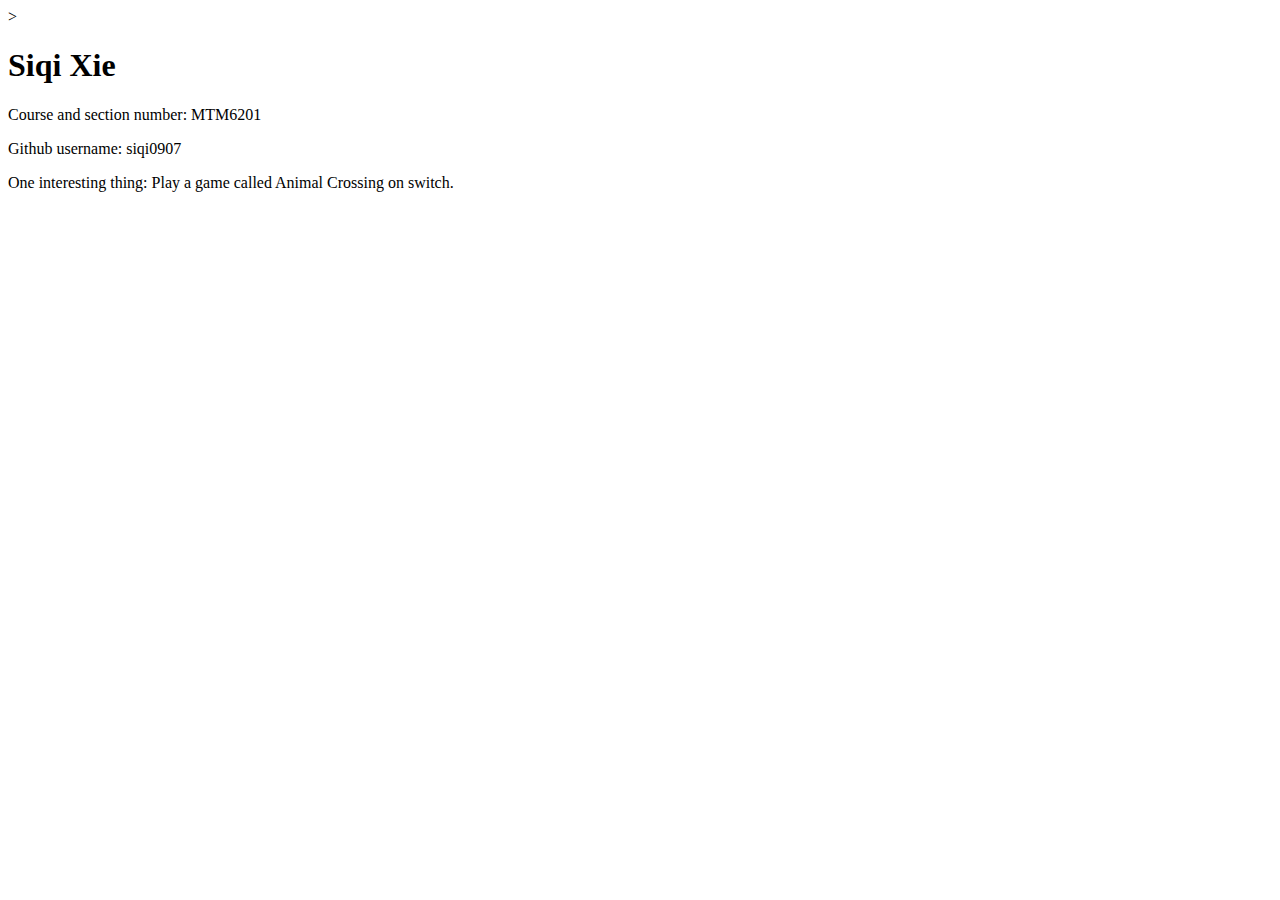
<file: index.html>
<!DOCTYPE html>>
<html lang="en">
<head>
    <meta charset="UTF-8">
    <meta name="viewport" content="width=device-width, initial-scale=1.0">
    <title>Siqi Xie</title>
</head>
<body>
    <h1>Siqi Xie</h1>
        <p>Course and section number: MTM6201</p>
        <P>Github username: siqi0907</P>
        <p>One interesting thing: Play a game called Animal Crossing on switch.</p>
</body>
</html>
</file>
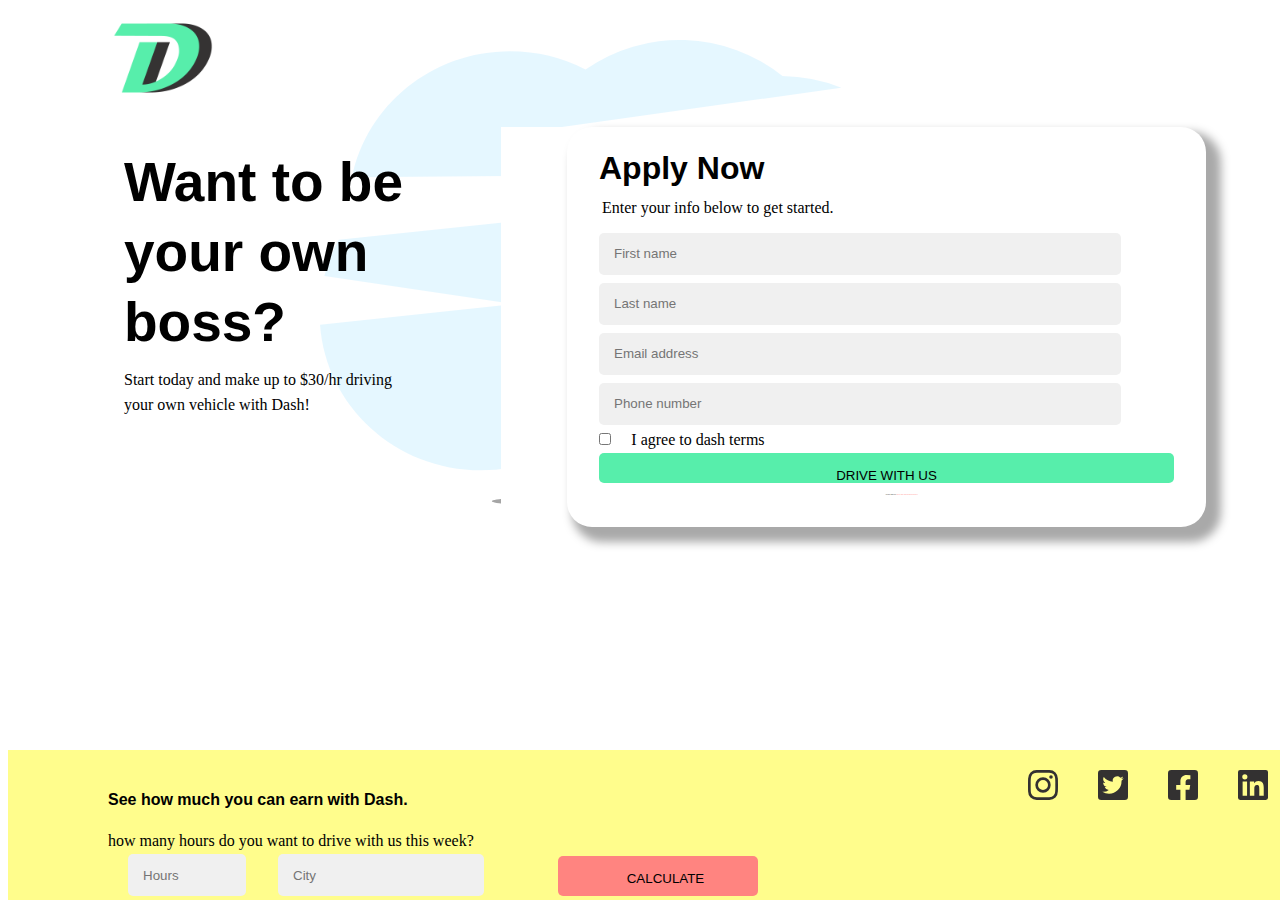
<file: langding-page/index.html>
<!DOCTYPE html>
<html lang="en">
<head>
    <title>Landing Page</title>
    <meta charset="UTF-8">
    <meta name="viewport" content="width=device-width, initial-scale=1.0">
    <link rel="stylesheet" href="css/style.css">
</head>
<body style="background-image: url(./images/bg-image/scooter.svg);">
    <nav>
        <div>
            <img class="logo" src="images/logo/logo.png" alt="logo" width="90" height="90">
        </div>
        <div class="head">
            <h1>Want to be your own boss?</h1>
            <p>Start today and make up to $30/hr driving your own vehicle with Dash!</p>
        </div>
        <div class="wrapper">
            <form method="GET">
                <fieldset>
                <h2>Apply Now</h2>
                    <div class="info">
                        <p>Enter your info below to get started.</p>
                    </div>
                    <div>
                        <input type="text" placeholder="First name" name="fname" id="fname">
                    </div>
                    <div>
                        <input type="text" placeholder="Last name" name="lname" id="lname">
                    </div>
                    <div>
                        <input type="text" placeholder="Email address" name="email" id="email">
                    </div>
                    <div>
                        <input type="text" placeholder="Phone number" name="phone" id="phone">
                    </div>
                    <div class="box">
                        <input type="checkbox" name="agree" value="agree">I agree to dash terms
                    </div>
                    <div class="input01">
                        <input type="submit" value="DRIVE WITH US">
                    </div>
                    <div class="check">
                        <p>Already applied?<span>Check your application status here</span></p>
                    </div>
                </fieldset>
            </form>
         </div>
    </nav>
</body>
<footer>
    <div class="foothead">
        <p>See how much you can earn with Dash.</p>
    </div>
    <div class="foot">
        <p>how many hours do you want to drive with us this week?</p>
    </div>
    <nav class="bottom">
        <div class="time">
            <input type="text" placeholder="Hours" name="time" id="time">
        </div>
        <div class="city">
            <input type="text" placeholder="City" name="city" id="city">
        </div>
        <div class="calculate">
            <input type="submit" value="CALCULATE">
        </div>
    </nav>
    <div class="media">
        <img src="./images/icons/instagram.svg" style="display: block;" />
        <img src="./images/icons/twitter.svg" style="display: block;" />
        <img src="./images/icons/facebook.svg" style="display: block;" />
        <img src="./images/icons/linkedin.svg" style="display: block;" />
    </div>
</footer>
</html>
</file>
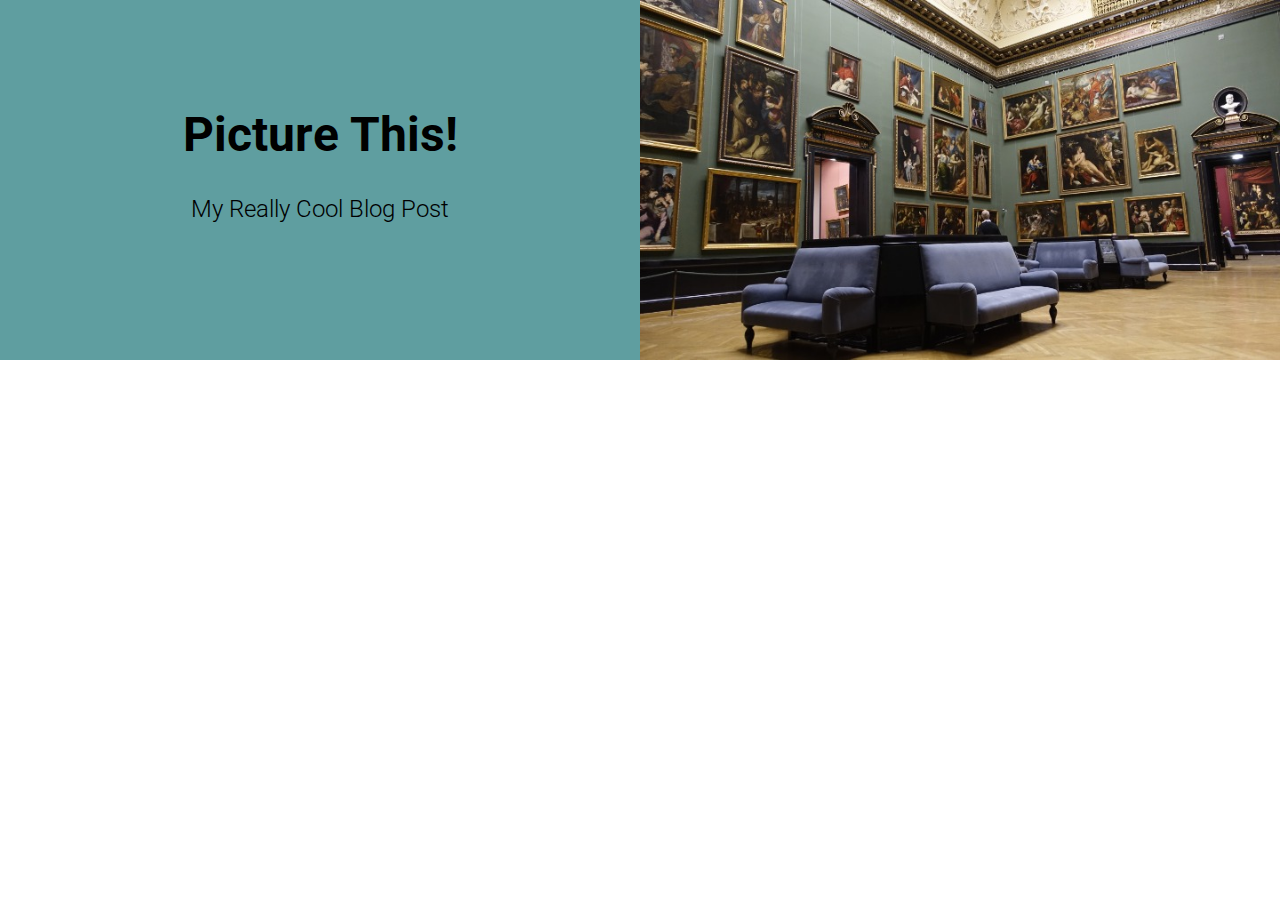
<file: picture-this/index.html>
<!DOCTYPE html>
<html lang="en">

<head>
  <meta charset="UTF-8">
  <meta name="viewport" content="width=device-width, initial-scale=1.0">
  <meta http-equiv="X-UA-Compatible" content="ie=edge">
  <title>Picture This!</title>
  <link rel="stylesheet" href="style.css">
</head>

<body>
  <header class="header">
    <div class="title">
      <h1>Picture This!</h1>
      <h4>My Really Cool Blog Post</h4>
    </div>
    <img
      src="images/museum.jpg" 
      alt="placeholder"
      srcset="images/museum-320_x_180.jpeg 320w,
              images/museum-480_x_269.jpeg 480w,
              images/museum-720_x_405.jpeg 720w,
              images/museum-960_x_540.jpeg 960w"
      sizes="(min-width: 960px) 50vw, 100vw">

  </header>
</body>

</html>
</file>
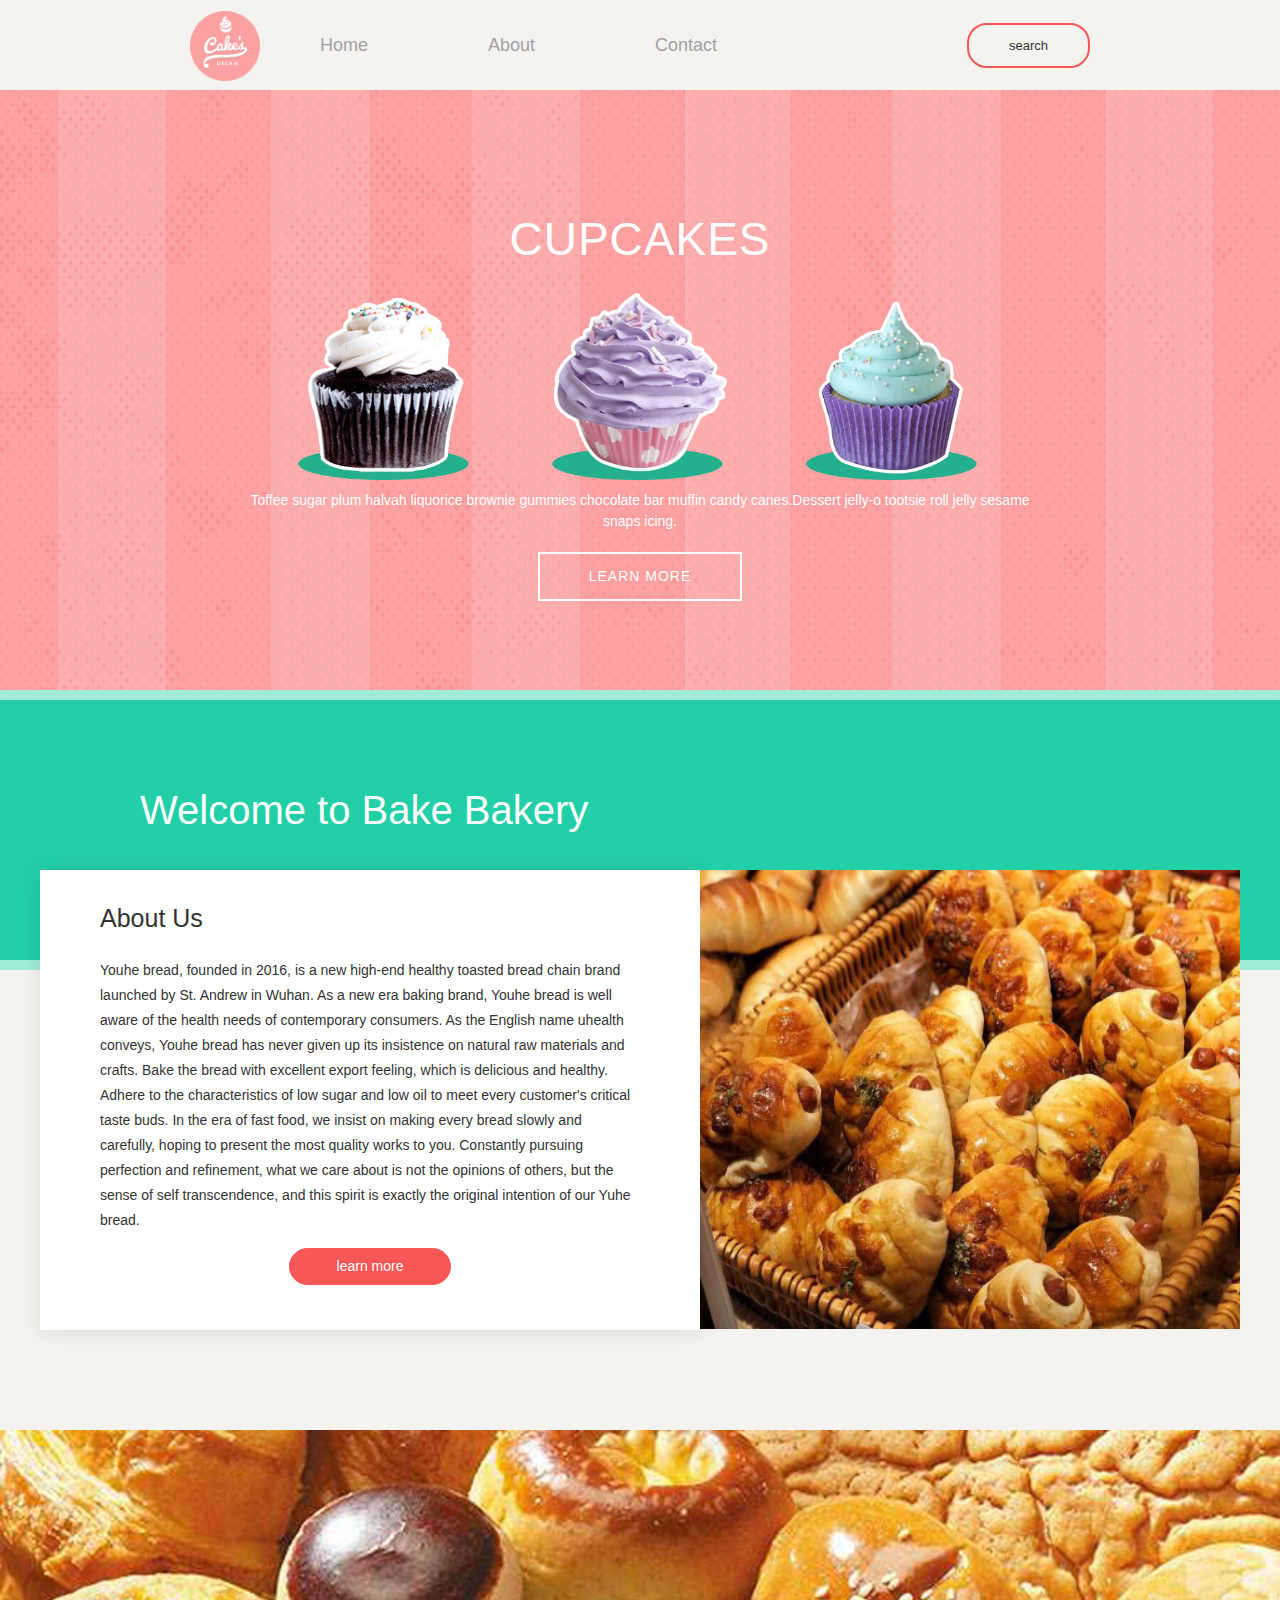
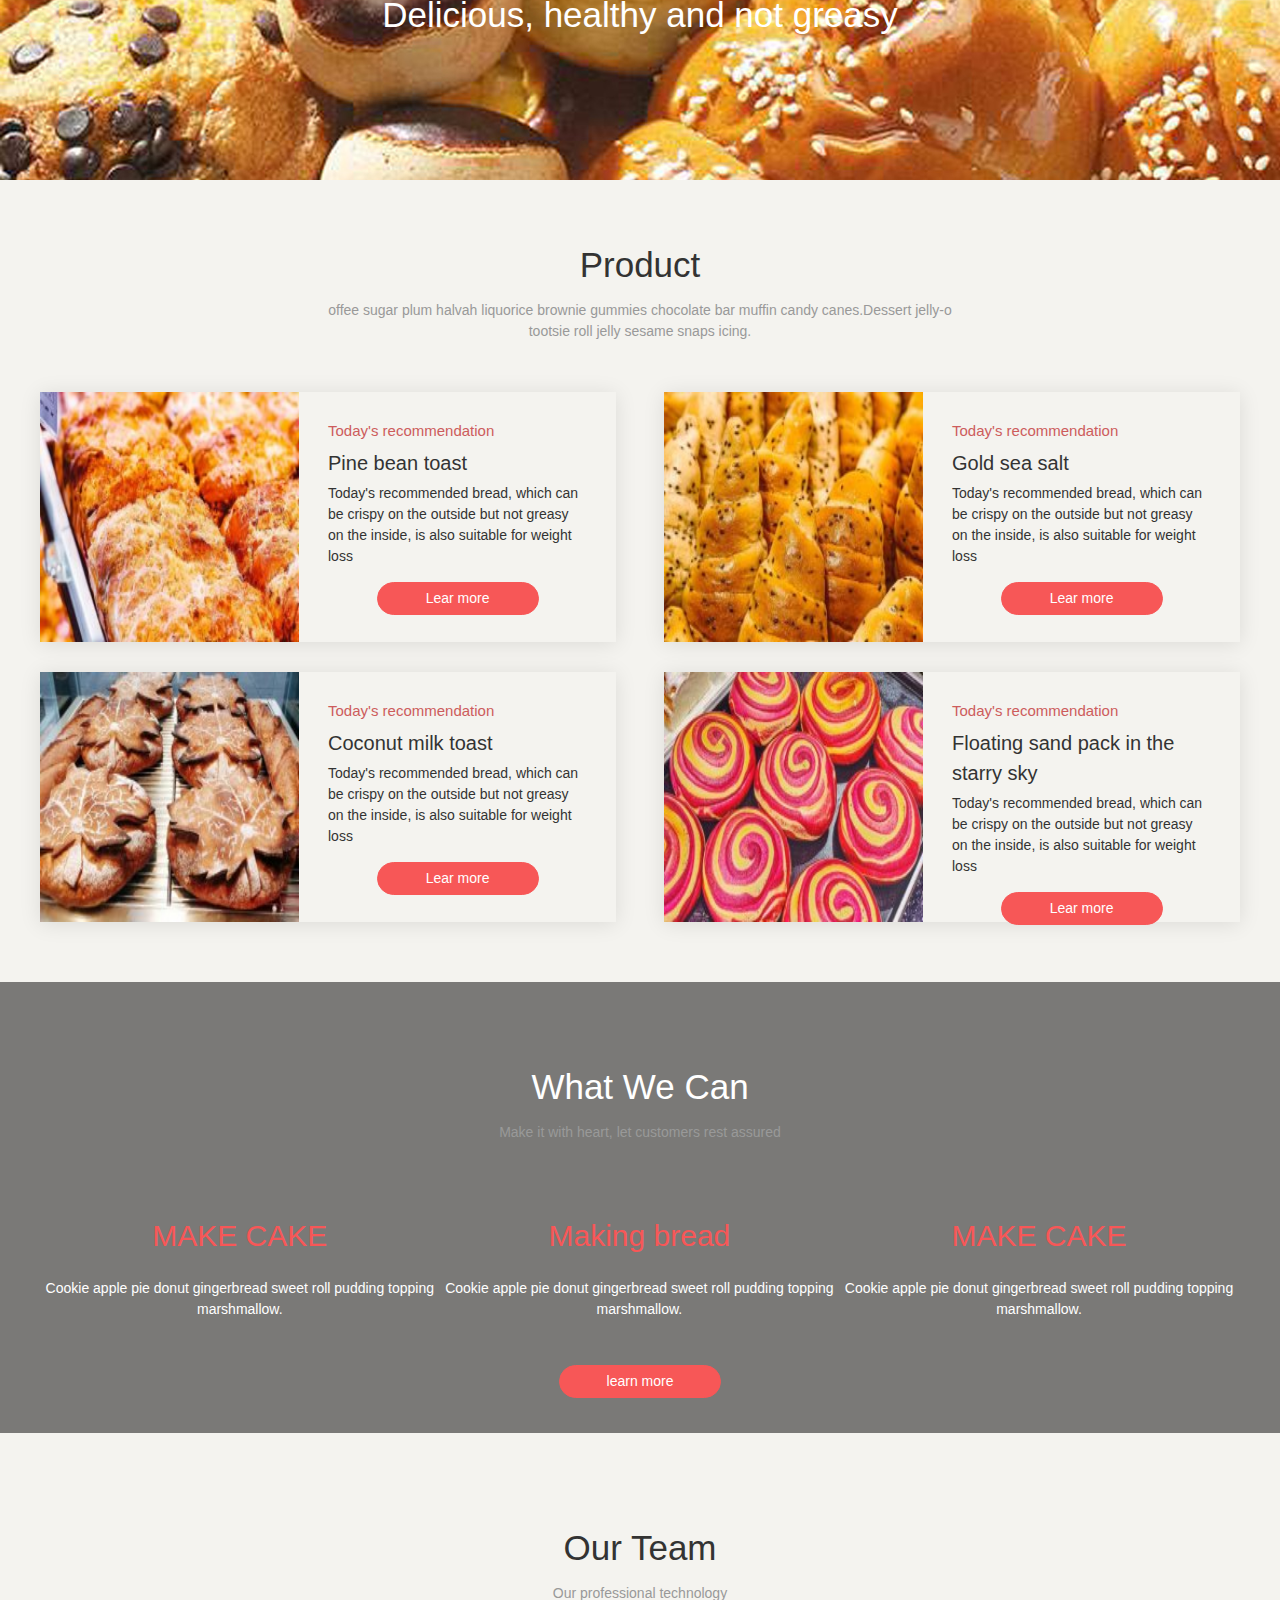
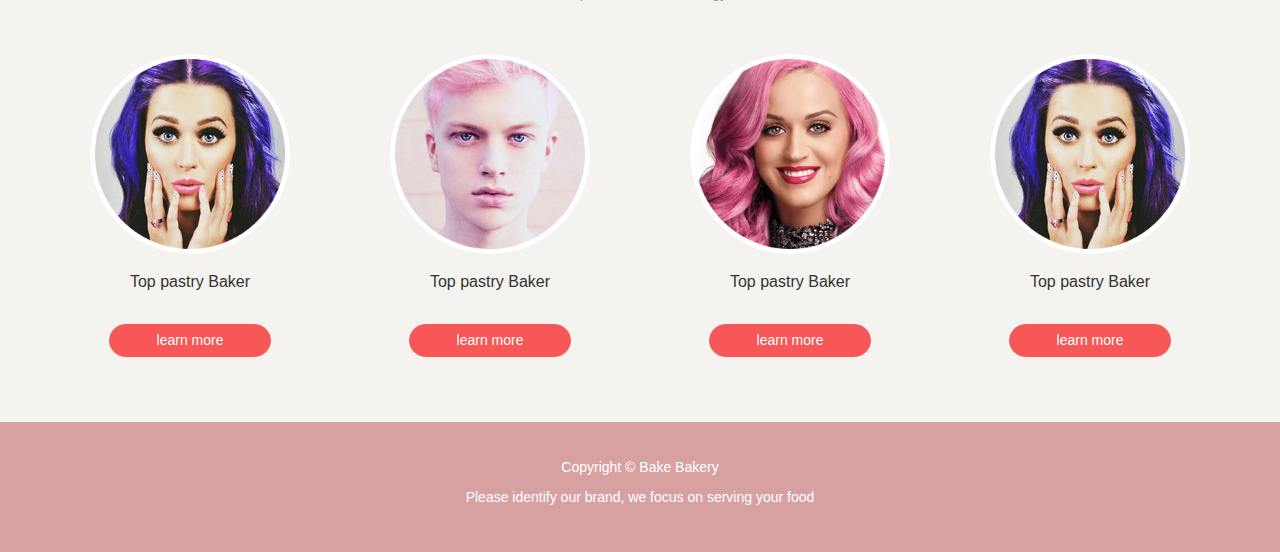
<file: prototype/index.html>
<!DOCTYPE html>
<html>
	<head>
		<meta charset="utf-8">
		<title> Bake Bakery</title>
		<meta name="viewport" content="initial-scale=1, maximum-scale=3, minimum-scale=1, user-scalable=no">
		<link rel="stylesheet" href="css/normalize.css">
		<link rel="stylesheet" href="css/style.css">
	</head>
	<body>
		<div id="container">
		<header>
			<div class="logo">
				<img src="images/logo.png" >
			</div>
			<nav>
				<ul>
					<li>
						<a href="index.html">Home</a>
					</li>
					<li>
						<a href="about.html">About</a>
					</li>
					<li>
						<a href="contact.html">Contact</a>
					</li>
				</ul>
			</nav>
			<div class="sea">
				<span>search</span>
			</div>
		</header>
		<div class="banner">
			<div class="tips">
				<h1>
					CUPCAKES
				</h1>
				<div class="banner-pic">
					<img src="images/01.png" >
					
					<img src="images/02.png" >
					
					<img src="images/03.png" >
				</div>
				<p>
					Toffee sugar plum halvah liquorice brownie gummies chocolate bar muffin candy canes.Dessert jelly-o tootsie roll jelly sesame snaps icing.
				</p>
				<a href="">Learn more</a>
			</div>
		</div>
		<article class="text1 clearfix">
			<div class="welcome">
				<p class="title">
					Welcome to Bake Bakery
				</p>
			</div>
			<div class="content">
				<div class="left">
					<div class="title">
						About Us
					</div>
					<div class="tet">
						<p>
							Youhe bread, founded in 2016, is a new high-end healthy toasted bread chain brand launched by St. Andrew in Wuhan. As a new era baking brand, Youhe bread is well aware of the health needs of contemporary consumers. As the English name uhealth conveys, Youhe bread has never given up its insistence on natural raw materials and crafts. Bake the bread with excellent export feeling, which is delicious and healthy. Adhere to the characteristics of low sugar and low oil to meet every customer's critical taste buds.	
							In the era of fast food, we insist on making every bread slowly and carefully, hoping to present the most quality works to you. Constantly pursuing perfection and refinement, what we care about is not the opinions of others, but the sense of self transcendence, and this spirit is exactly the original intention of our Yuhe bread.
						</p>
						<p>
							<a href="" class="more">learn more</a>
						</p>
					</div>
				</div>
				<div class="right">
					<img src="images/001.jpg" >
				</div>
			</div>
		</article>
		<article class="center">	
			<div class="b-title">	
				<h1>Delicious, healthy and not greasy</h1>
			</div>
		</article>
		<article class="text3 clearfix">
			<div class="b-title">
				<h1>Product</h1>
				<p>
					offee sugar plum halvah liquorice brownie gummies chocolate bar muffin candy canes.Dessert jelly-o 
				</p>
				<p>
					tootsie roll jelly sesame snaps icing.
				</p>
			</div>
			<div class="content">
				<div class="item">
					<div class="pic">
						<img src="images/b1.jpg" >
					</div>
					<div class="tet">
						<p class="time">
							Today's recommendation
						</p>
						<p class="title">
							Pine bean toast
						</p>
						<div class="ttt">
							Today's recommended bread, which can be crispy on the outside but not greasy on the inside, is also suitable for weight loss
						</div>
						<a href="" class="more">Lear more</a>
					</div>
				</div>
				<div class="item">
					<div class="pic">
						<img src="images/b2.jpg" >
					</div>
					<div class="tet">
						<p class="time">
							 Today's recommendation
						</p>
						<p class="title">
							Gold sea salt
						</p>
						<div class="ttt">
							Today's recommended bread, which can be crispy on the outside but not greasy on the inside, is also suitable for weight loss
						</div>
						<a href="" class="more">Lear more</a>
					</div>
				</div>
				<div class="item">
					<div class="pic">
						<img src="images/b3.jpg" >
					</div>
					<div class="tet">
						<p class="time">
							Today's recommendation
						</p>
						<p class="title">
							Coconut milk toast
						</p>
						<div class="ttt">
							Today's recommended bread, which can be crispy on the outside but not greasy on the inside, is also suitable for weight loss
						</div>
						<a href="" class="more">Lear more</a>
					</div>
				</div>
				<div class="item">
					<div class="pic">
						<img src="images/b4.jpg" >
					</div>
					<div class="tet">
						<p class="time">
							 Today's recommendation
						</p>
						<p class="title">
							Floating sand pack in the starry sky
						</p>
						<div class="ttt">
							Today's recommended bread, which can be crispy on the outside but not greasy on the inside, is also suitable for weight loss
						</div>
						<a href="" class="more">Lear more</a>
					</div>
				</div>	
			</div>	
		</article>
		<article class="text4">	
			<div>	
			<div class="b-title">
				<h1>What We Can</h1>
				<p>
					Make it with heart, let customers rest assured
				</p>
			</div>
			<div class="content clearfix">
				<div class="item">
					<p>
						MAKE CAKE
					</p>
					<p>
						Cookie apple pie donut gingerbread sweet roll pudding topping marshmallow.
					</p>
				</div>
				<div class="item">
					<p>
						Making bread
					</p>
					<p>
						Cookie apple pie donut gingerbread sweet roll pudding topping marshmallow.
					</p>
				</div>
				<div class="item">
					<p>
						MAKE CAKE
					</p>
					<p>
						Cookie apple pie donut gingerbread sweet roll pudding topping marshmallow.
					</p>
				</div>	
			</div>
			<a href="" class="more">
				learn more
			</a>
			</div>	
		</article>
		<article class="text5">
			<div class="b-title">	
				<h1>
					Our Team
				</h1>
				<p>
					Our professional technology
				</p>
			</div>
			<div class="content clearfix">
				<div class="item">
					<div class="pic">
						<img src="images/t1.png" alt="">
					</div>
					<div class="tet">
						<p>
							Top pastry Baker
						</p>
					</div>
					<a href="" class="more">learn more</a>
				</div>
				<div class="item">
					<div class="pic">
						<img src="images/t2.png" alt="">
					</div>
					<div class="tet">
						<p>
							Top pastry Baker
						</p>
					</div>
					<a href="" class="more">learn more</a>
				</div>
				<div class="item">
					<div class="pic">
						<img src="images/t3.png" alt="">
					</div>
					<div class="tet">
						<p>
							Top pastry Baker
						</p>
					</div>
					<a href="" class="more">learn more</a>
				</div>
				<div class="item">
					<div class="pic">
						<img src="images/t1.png" alt="">
					</div>
					<div class="tet">
						<p>
							Top pastry Baker
						</p>
					</div>
					<a href="" class="more">learn more</a>
				</div>
			</div>	
		</article>
		<footer>
			<p>
				Copyright © Bake Bakery
			</p>
			<p >
				Please identify our brand, we focus on serving your food
			</p>
		</footer>
		</div>
	</body>
</html>
</file>
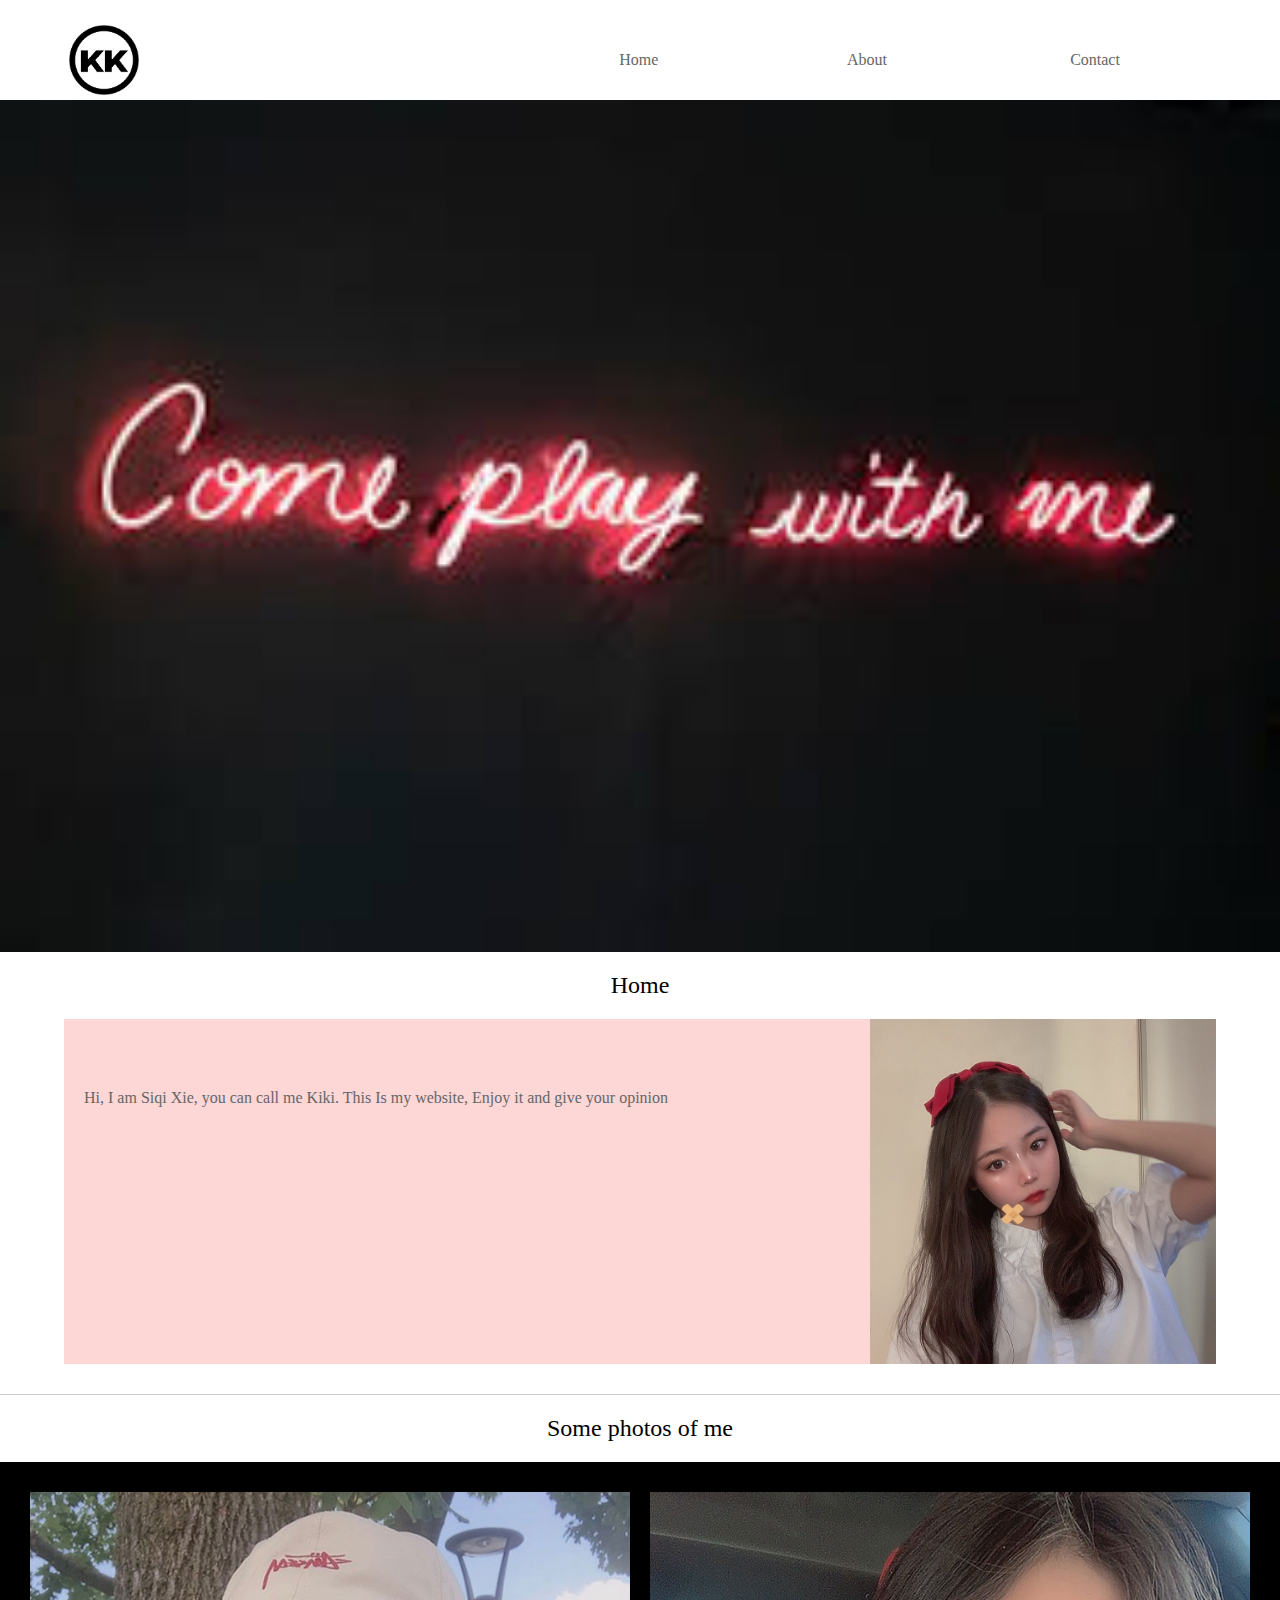
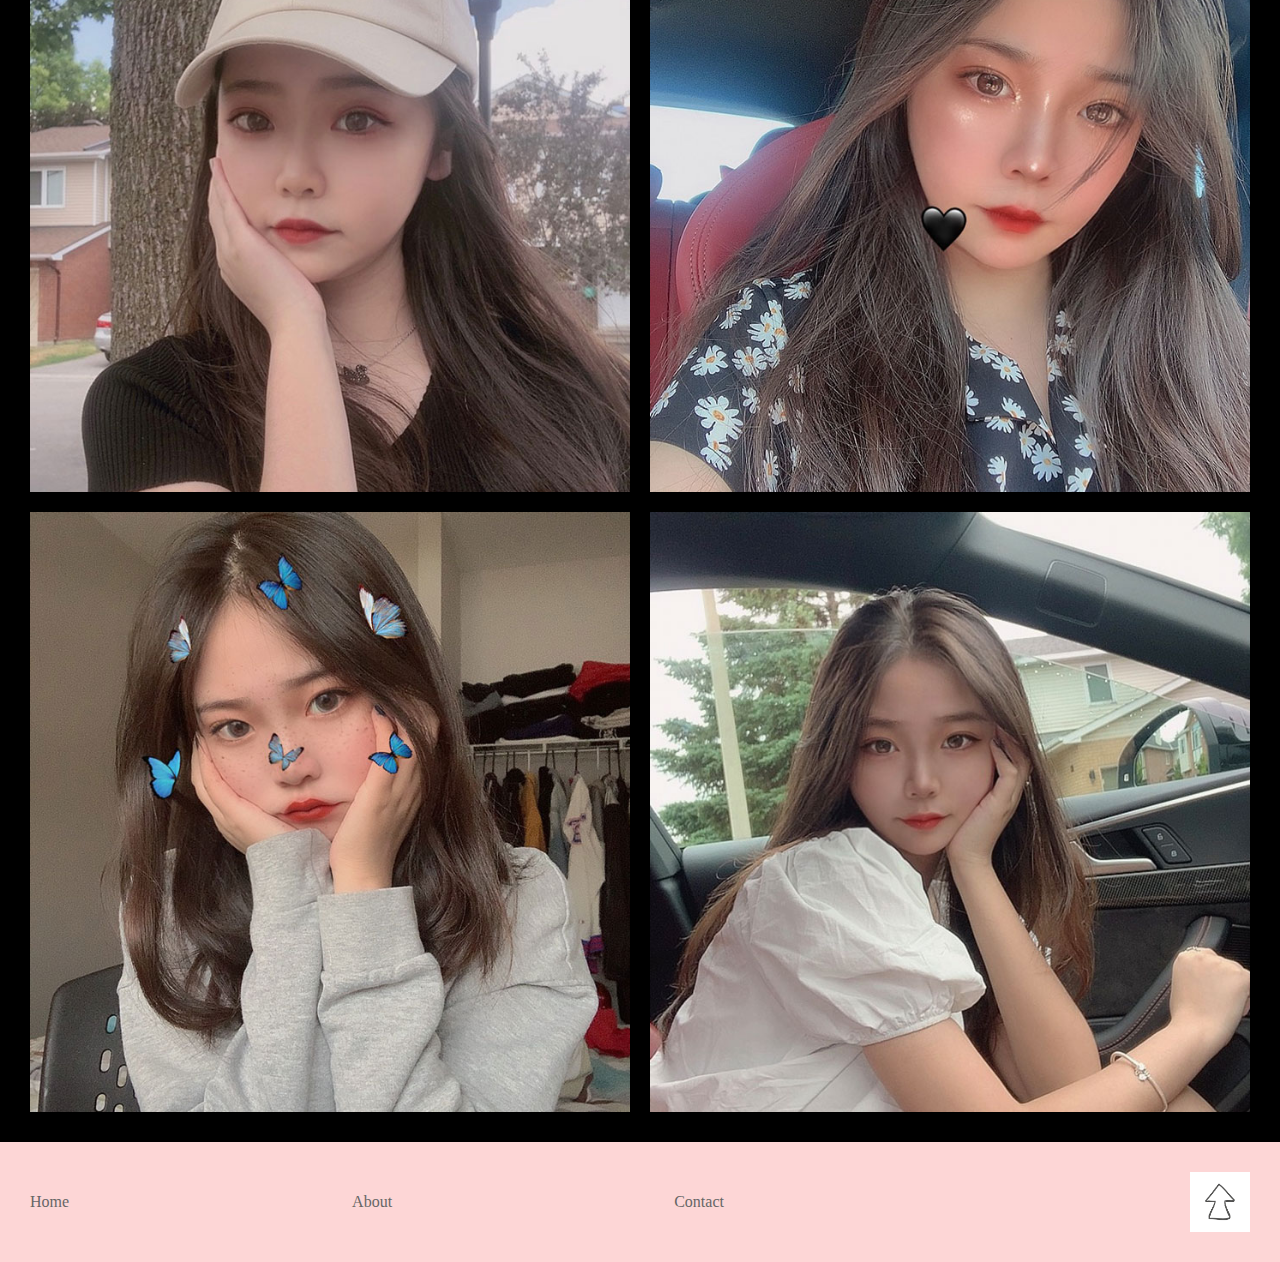
<file: web-portfolio/index.html>
<!DOCTYPE html>
<html lang="en">
<head>
    <meta charset="UTF-8" />
    <meta name="viewport" content="width=device-width,initial-scale=1.0,maximum-scale=1">
    <link rel="stylesheet" type="text/css" href="css/style.css">
    <script src="js/myjs.js"></script>
    <title>Document</title>
</head>
<body>
    <div class="wrap">
        <header>
            <img src="images/menu.png" alt="" class="menu">
            <img src="images/logo.png" alt="" class="logo">
            <img src="images/p.png" alt="" class="p">
            <nav>
               <a href="index.html">Home</a>
               <a href="about.html">About</a>
               <a href="contact.html">Contact</a>
            </nav>
        </header>
        <banner>
            <img src="images/banner.jpg" alt="">
        </banner>
        <h1 class="tit1">Home</h1>
        <section class="con1">
            <div class="con1_r"><img src="images/pic1.jpg" alt=""></div>
            <div class="con1_l">
                Hi, I am Siqi Xie, you can call me Kiki. This
Is my website, Enjoy it and give your opinion
            </div>

        </section>
        <h1 class="tit1 line">Some photos of me</h1>
        <section class="con2">
            <img src="images/pic2.jpg" alt="">
            <img src="images/pic3.jpg" alt="">
            <img src="images/pic4.jpg" alt="">
            <img src="images/pic5.jpg" alt="">
        </section>
        <footer>
            <div>
                <a href="">Home</a>
                <a href="">About</a>
                <a href="">Contact</a>
            </div>
            <img src="images/top.png" alt="" class="top">
        </footer>
    </div>

</body>
</html>
</file>
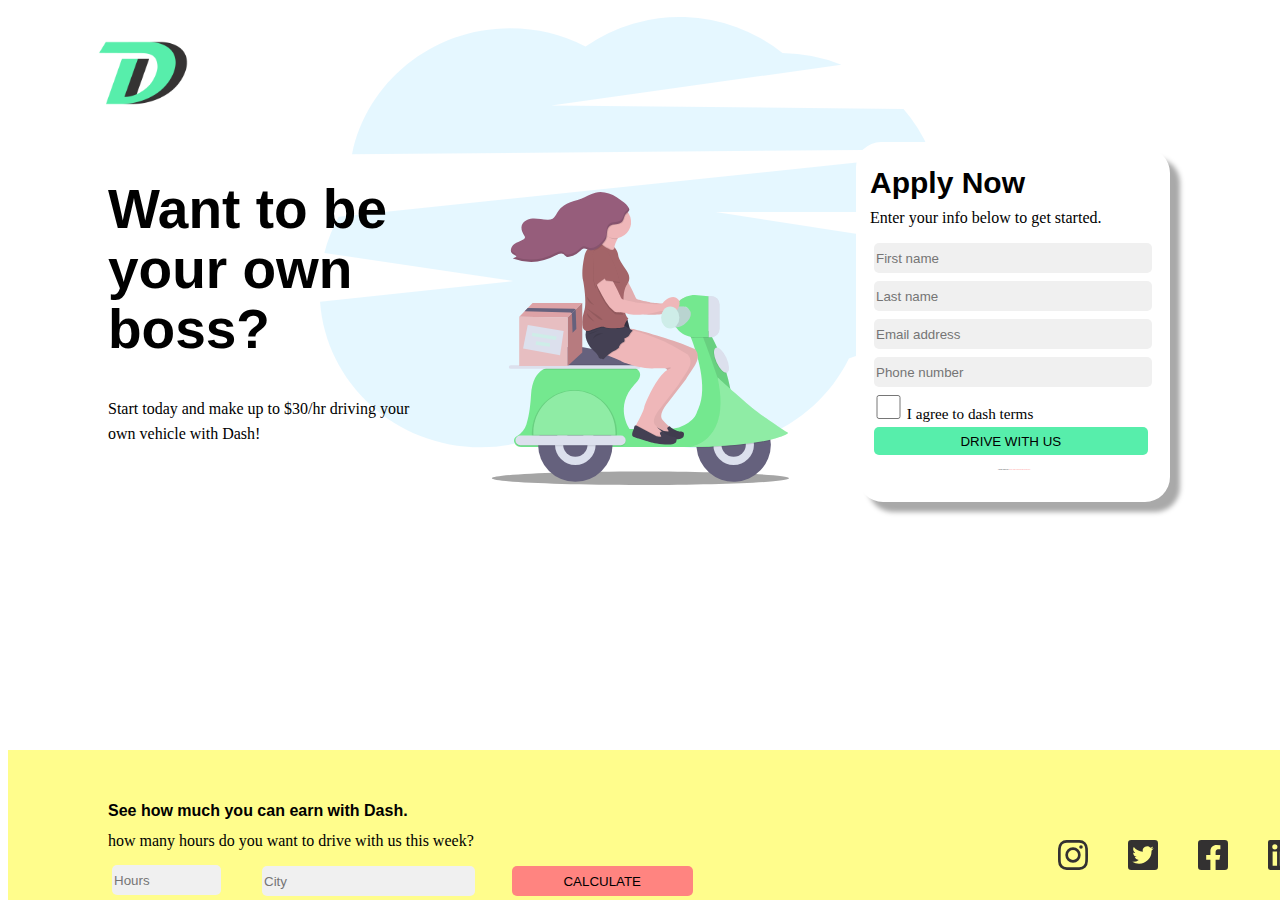
<file: xie00066-mtm6201-landing page/index.html>
<!DOCTYPE html>
<html lang="en">
<head>
    <title>Landing Page</title>
    <meta charset="UTF-8">
    <meta name="viewport" content="width=device-width, initial-scale=1.0">
    <link rel="stylesheet" href="css/style.css">
</head>
<body style="background-image: url(./images/bg-image/scooter.svg);">
    <nav>
        <div>
            <img class="logo" src="images/logo/logo.png" alt="logo" width="90" height="90">
        </div>
        <div class="head">
            <h1>Want to be your own boss?</h1>
            <p>Start today and make up to $30/hr driving your own vehicle with Dash!</p>
        </div>
        <div class="wrapper">
            <form method="GET">
                <fieldset>
                <h2>Apply Now</h2>
                    <div class="info">
                        <p>Enter your info below to get started.</p>
                    </div>
                    <div>
                        <input type="text" placeholder="First name" name="fname" id="fname">
                    </div>
                    <div>
                        <input type="text" placeholder="Last name" name="lname" id="lname">
                    </div>
                    <div>
                        <input type="text" placeholder="Email address" name="email" id="email">
                    </div>
                    <div>
                        <input type="text" placeholder="Phone number" name="phone" id="phone">
                    </div>
                    <div class="box">
                        <input type="checkbox" name="agree" value="agree">I agree to dash terms
                    </div>
                    <div class="input01">
                        <input type="submit" value="DRIVE WITH US">
                    </div>
                    <div class="check">
                        <p>Already applied?<span>Check your application status here</span></p>
                    </div>
                </fieldset>
            </form>
         </div>
    </nav>
</body>
<footer>
    <div class="foothead">
        <p>See how much you can earn with Dash.</p>
    </div>
    <div class="foot">
        <p>how many hours do you want to drive with us this week?</p>
    </div>
    <div class="time">
        <input type="text" placeholder="Hours" name="time" id="time">
    </div>
    <div class="city">
        <input type="text" placeholder="City" name="city" id="city">
    </div>
    <div class="calculate">
        <input type="submit" value="CALCULATE">
    </div>
    <div class="media">
        <img src="./images/icons/instagram.svg" style="display: block; width: 30px; height: 30px;" />
        <img src="./images/icons/twitter.svg" style="display: block; width: 30px; height: 30px;" />
        <img src="./images/icons/facebook.svg" style="display: block; width: 30px; height: 30px;" />
        <img src="./images/icons/linkedin.svg" style="display: block; width: 30px; height: 30px;" />
    </div>
</footer>
</html>
</file>
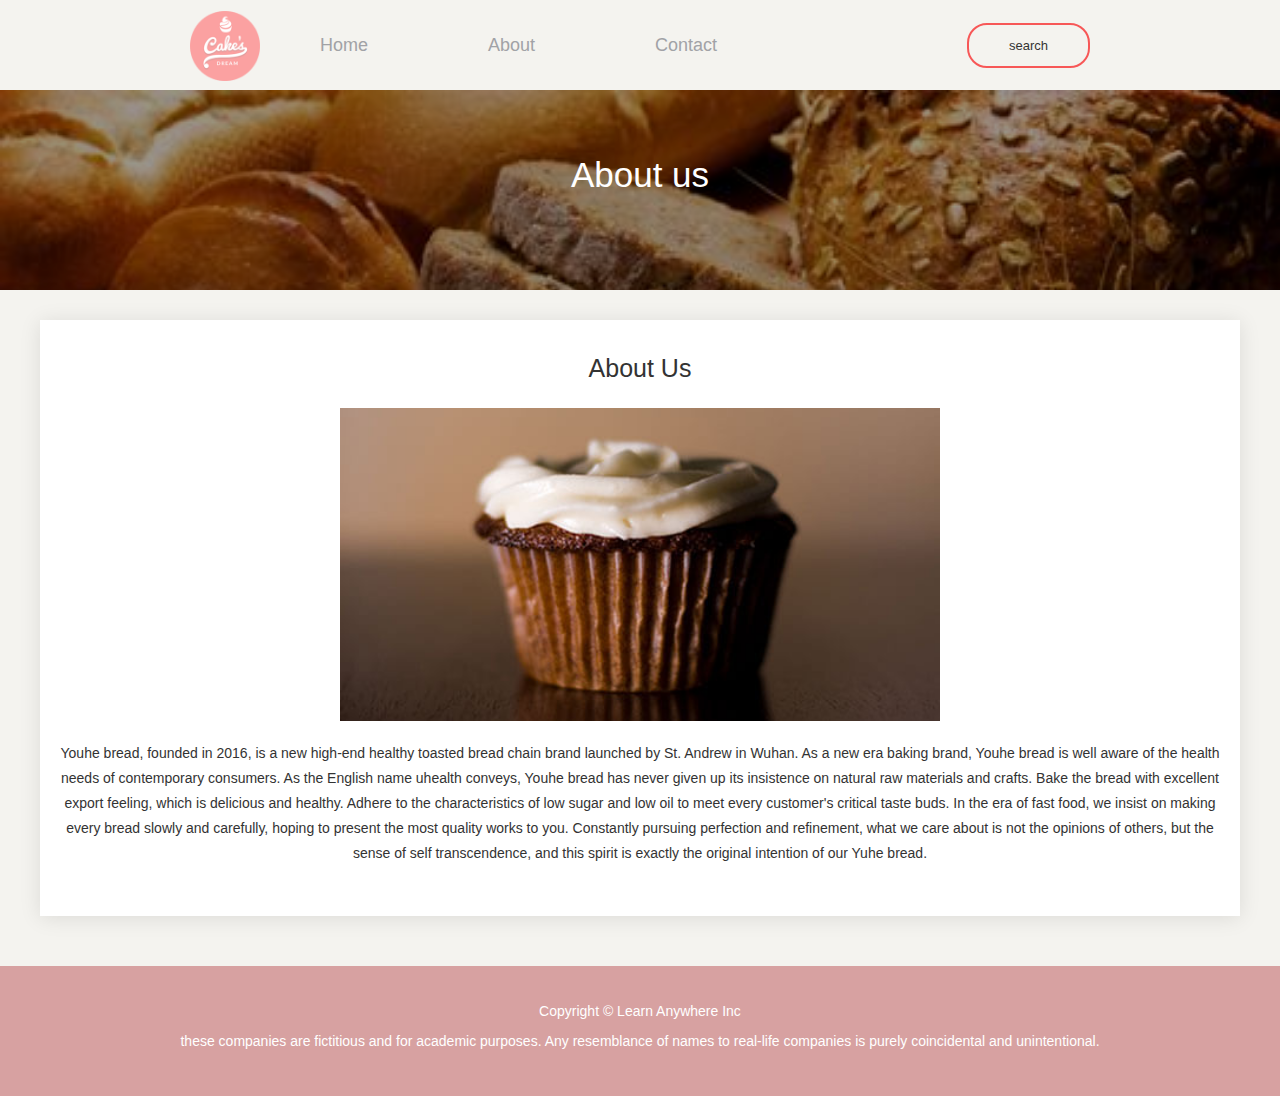
<file: prototype/about.html>
<!DOCTYPE html>
<html>
	<head>
		<meta charset="utf-8">
		<title> Bake Bakery</title>
		<link rel="stylesheet" href="css/normalize.css">
		<link rel="stylesheet" href="css/style.css">
	</head>
	<body>
		<div id="container" id="container">
			<header>
				<div class="logo">
					<img src="images/logo.png" >
				</div>
				<nav>
					<ul>
						<li>
							<a href="index.html">Home</a>
						</li>
						<li>
							<a href="about.html">About</a>
						</li>
						<li>
							<a href="contact.html">Contact</a>
						</li>
					</ul>
				</nav>
				<div class="sea">
					<span>search</span>
				</div>
			</header>
				<article class="top">
					<div>
						<div class="b-title">
							<h1>About us</h1>	
						</div>
					</div>	
				</article>
				<article class="text1 clearfix cy2">
					<div class="content">	
						<div class="left">
							<div class="title">
								About Us
							</div>
							<div class="tet">
								<img src="images/03.jpg" >
								<p>	
								Youhe bread, founded in 2016, is a new high-end healthy toasted bread chain 
								brand launched by St. Andrew in Wuhan. As a new era baking brand, Youhe bread
								is well aware of the health needs of contemporary consumers. As the English
								name uhealth conveys, Youhe bread has never given up its insistence on natural 
								raw materials and crafts. Bake the bread with excellent export feeling, which 
								is delicious and healthy. Adhere to the characteristics of low sugar and low oil 
								to meet every customer's critical taste buds. In the era of fast food, we insist 
								on making every bread slowly and carefully, hoping to present the most quality 
								works to you. Constantly pursuing perfection and refinement, what we care about 
								is not the opinions of others, but the sense of self transcendence, and this 
								spirit is exactly the original intention of our Yuhe bread.</p> 
							</div>
						</div>	
					</div>	
				</article>
				<footer>	
					<p>
						Copyright © Learn Anywhere Inc
					</p>
					<p >
						these companies are fictitious and for academic purposes. Any resemblance of names to real-life companies is purely coincidental and unintentional.
					</p>
				</footer>
		</div>
		</body>
</html>
</file>
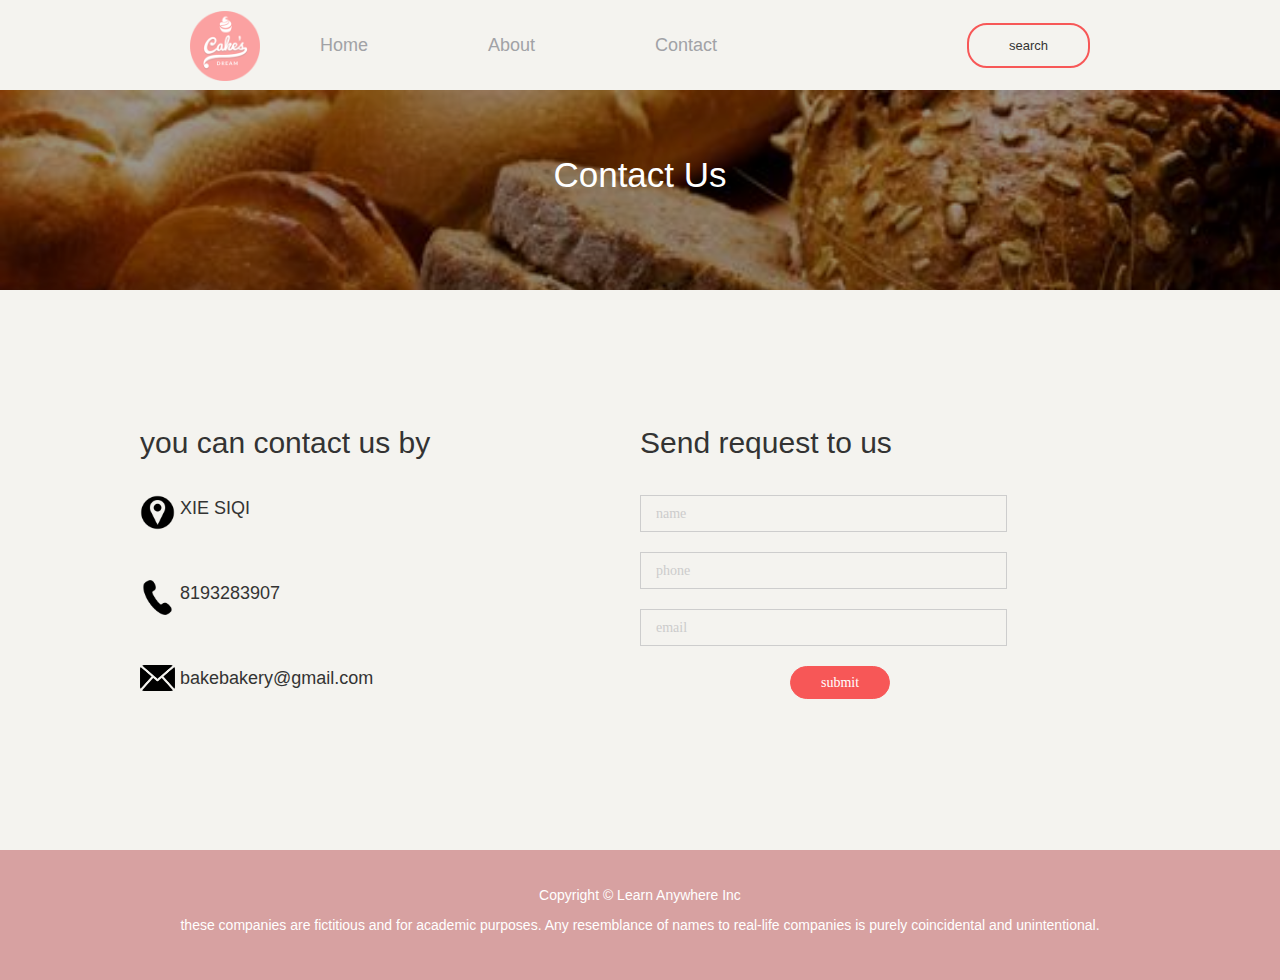
<file: prototype/contact.html>
<!DOCTYPE html>
<html>
	<head>
		<meta charset="utf-8">
		<title> Bake Bakery</title>
		<link rel="stylesheet" href="css/normalize.css">
		<link rel="stylesheet" href="css/style.css">
	</head>
	<body> 
		<div id="container">
			<header>
				<div class="logo">
					<img src="images/logo.png" >
				</div>
				<nav>
					<ul>
						<li>
							<a href="index.html">Home</a>
						</li>
						<li>
							<a href="about.html">About</a>
						</li>
						<li>
							<a href="contact.html">Contact</a>
						</li>
					</ul>
				</nav>
				<div class="sea">
					<span>search</span>
				</div>
			</header>		
			<article class="top">
				<div>
					<div class="b-title">
						<h1>Contact Us</h1>	
					</div>
				</div>
			</article>
			<article class="form clearfix">	
				<div class="left clearfix">	
					<div class="t-title">
						you can contact us by 
					</div>
					<ul>
						<li>
							<img src="images/d1.png" alt=""> XIE SIQI
						</li>
						<li>
							<img src="images/d2.png" alt="">8193283907
						</li>
						<li>
							<img src="images/d3.png" alt="">bakebakery@gmail.com
						</li>
					</ul>
				</div>
				<div class=" right">
					<div class="t-title">
						Send request to us
					</div>
					<form action="">
						<p>
							<input type="text" placeholder="name">
						</p>
						<p>
							<input type="text" placeholder="phone">
						</p>
						<p>
							<input type="text" placeholder="email">
						</p>
						<button class="more">submit</button>
					</form>
				</div>
			</article>
			<footer>	
				<p>
					Copyright © Learn Anywhere Inc
				</p>	
				<p>
					these companies are fictitious and for academic purposes. Any resemblance of names to real-life companies is purely coincidental and unintentional.
				</p>
			</footer>	
		</div>	
	</body>
</html>
</file>
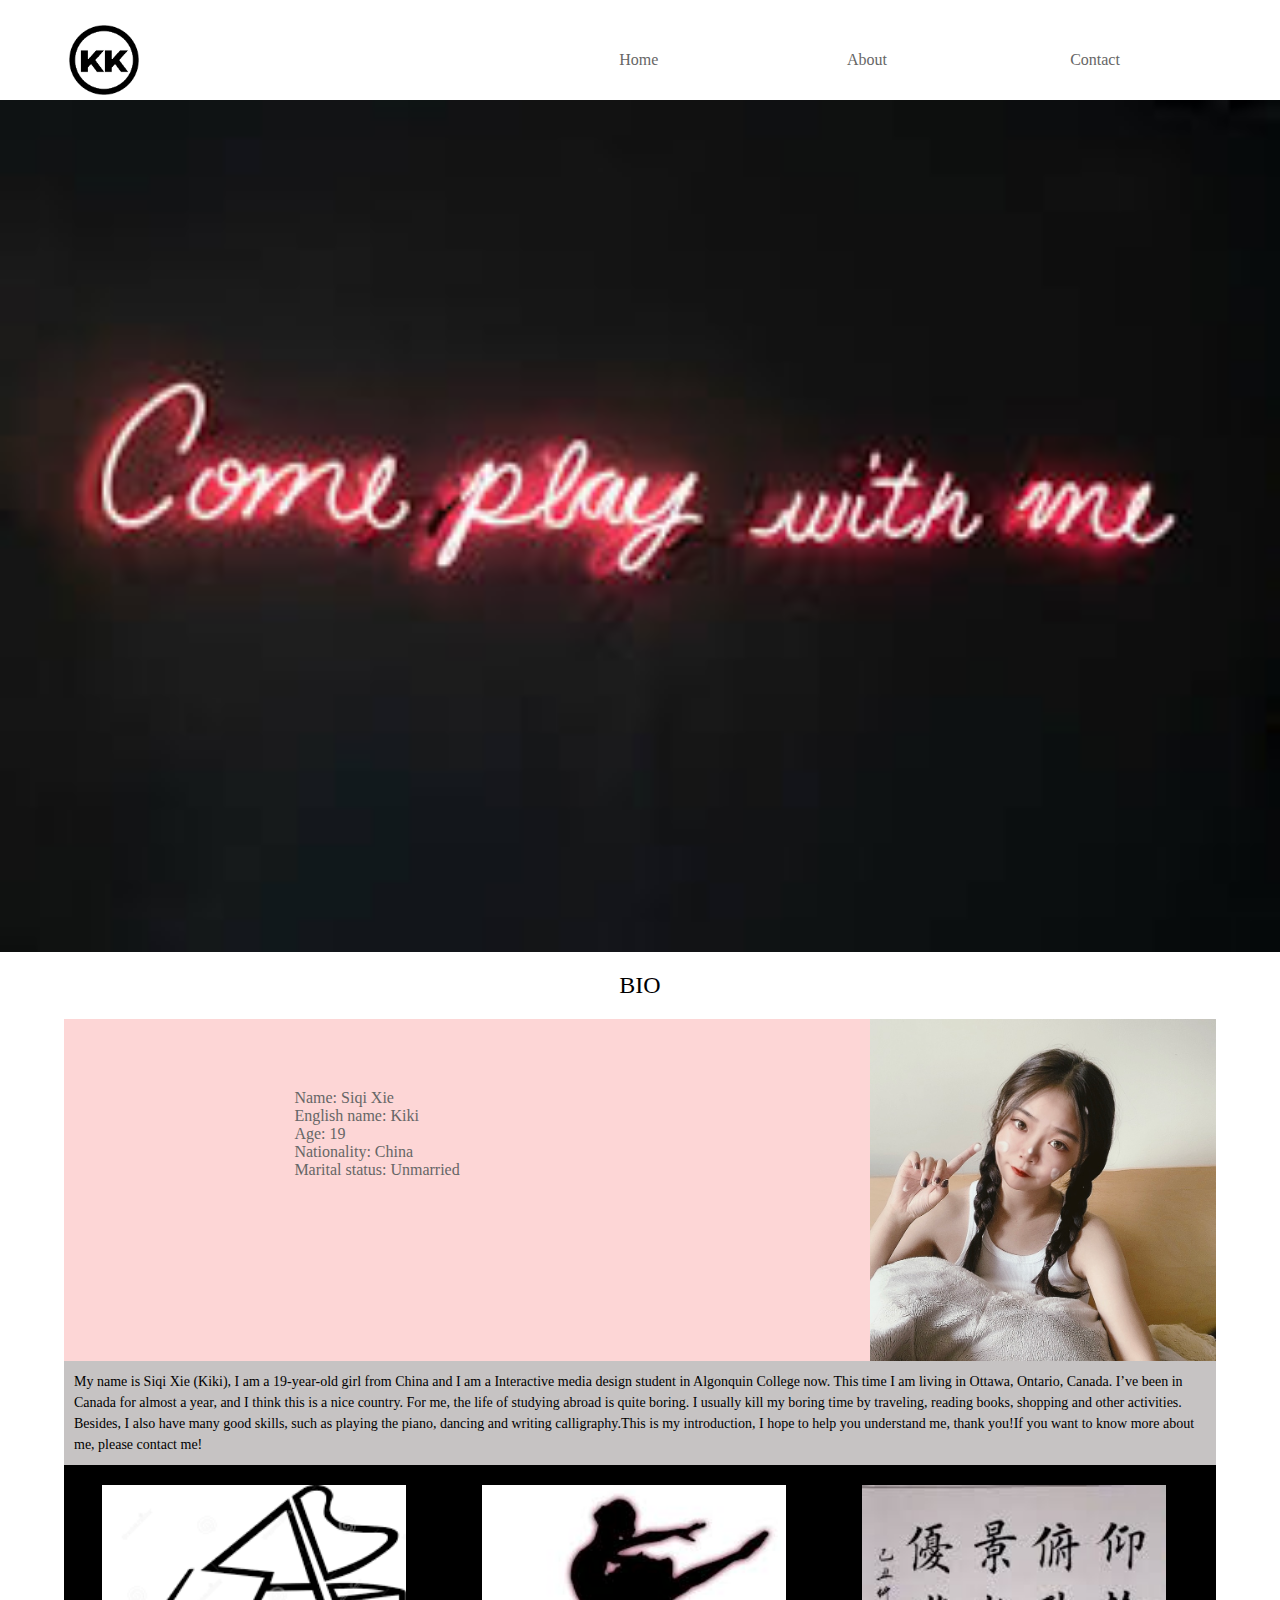
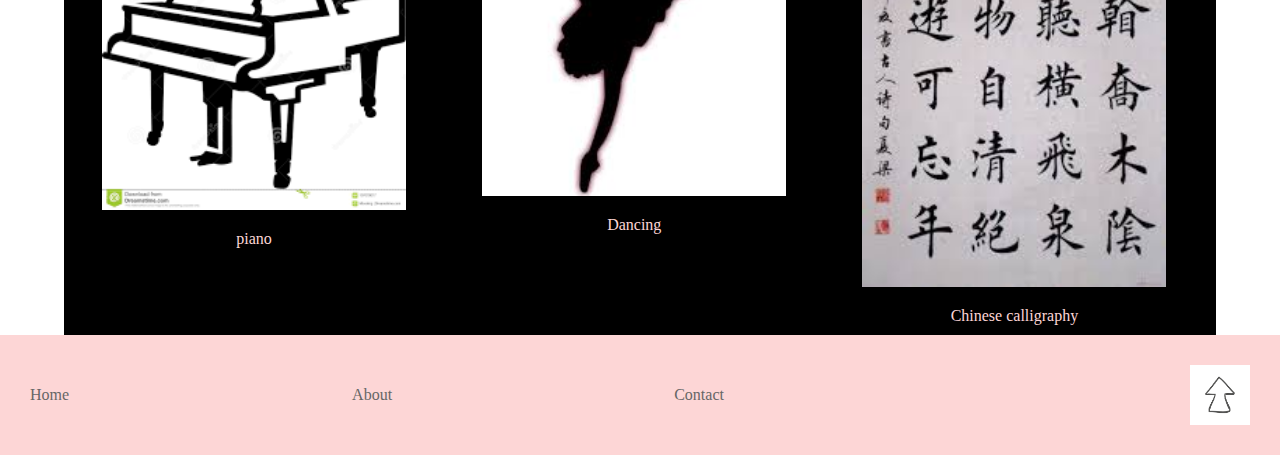
<file: web-portfolio/about.html>
<!DOCTYPE html>
<html lang="en">
<head>
    <meta charset="UTF-8" />
    <meta name="viewport" content="width=device-width,initial-scale=1.0,maximum-scale=1">
    <link rel="stylesheet" type="text/css" href="css/style.css">
    <script src="js/myjs.js"></script>
    <title>Document</title>
</head>
<body>
    <div class="wrap">
        <header>
            <img src="images/menu.png" alt="" class="menu">
            <img src="images/logo.png" alt="" class="logo">
            <img src="images/p.png" alt="" class="p">
            <nav>
               <a href="index.html">Home</a>
               <a href="about.html">About</a>
               <a href="contact.html">Contact</a>
            </nav>
        </header>
        <banner>
            <img src="images/banner.jpg" alt="">
        </banner>
        <h1 class="tit1">BIO</h1>
        <section class="con1">
            <div class="con1_r"><img src="images/pic6.jpg" alt=""></div>
            <div class="con1_l about1">
                Name: Siqi Xie <br>
                English name: Kiki<br>
                Age: 19<br>
                Nationality: China<br>
                Marital status: Unmarried<br>
            </div>
        </section>
        <section class="con3">
            My name is Siqi Xie (Kiki), I am a 19-year-old girl from China and I am a
Interactive media design student in Algonquin College now. This time I am
living in Ottawa, Ontario, Canada. I’ve been in Canada for almost a year, and
I think this is a nice country. For me, the life of studying abroad is quite boring.
I usually kill my boring time by traveling, reading books, shopping and other
activities. Besides, I also have many good skills, such as playing the piano,
dancing and writing calligraphy.This is my introduction, I hope to help you
understand me, thank you!If you want to know more about me,
please contact me!


        </section>
        <section class="con4">
            <div>
                <img src="images/t1.png" alt="">
                <p>piano</p>
            </div>
            <div>
                <img src="images/t2.jpg" alt="">
                <p>Dancing</p>
            </div>
            <div>
                <img src="images/t3.jpg" alt="">
                <p>Chinese calligraphy</p>
            </div>
        </section>
        <footer>
            <div>
                <a href="">Home</a>
                <a href="">About</a>
                <a href="">Contact</a>
            </div>
            <img src="images/top.png" alt="" class="top">
        </footer>
    </div>
</body>
</html>
</file>
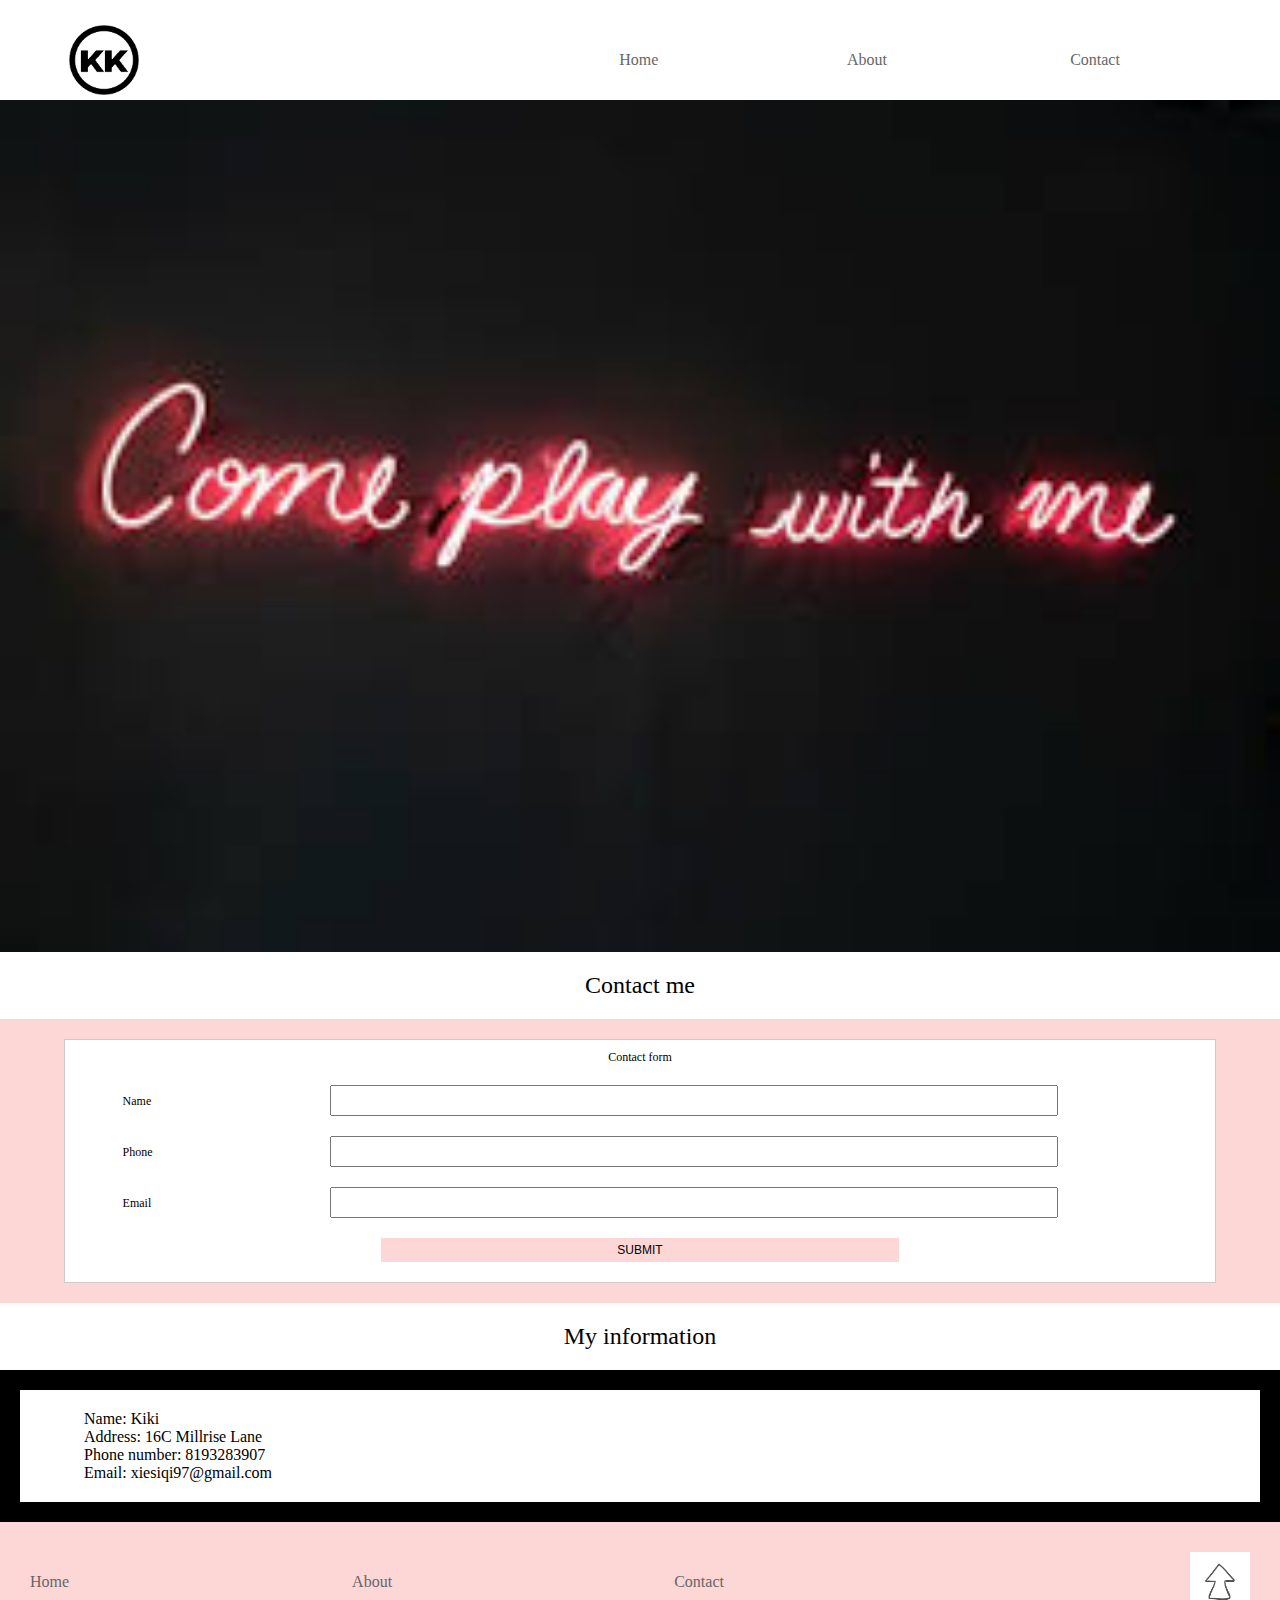
<file: web-portfolio/contact.html>
<!DOCTYPE html>
<html lang="en">
<head>
    <meta charset="UTF-8" />
    <meta name="viewport" content="width=device-width,initial-scale=1.0,maximum-scale=1">
    <link rel="stylesheet" type="text/css" href="css/style.css">
    <script src="js/myjs.js"></script>
    <title>Document</title>
</head>
<body>
    <div class="wrap">
        <header>
            <img src="images/menu.png" alt="" class="menu">
            <img src="images/logo.png" alt="" class="logo">
            <img src="images/p.png" alt="" class="p">
            <nav>
               <a href="index.html">Home</a>
               <a href="about.html">About</a>
               <a href="contact.html">Contact</a>
            </nav>
        </header>
        <banner>
            <img src="images/banner.jpg" alt="">
        </banner>
        <h1 class="tit1">Contact me</h1>
        <section class="con5">
            <form action="" method="post">
                <h2>Contact form</h2>
                <div><span>Name</span><input type="text" name=""></div>
                <div><span>Phone</span><input type="text" name=""></div>
                <div><span>Email</span><input type="text" name=""></div>
                <div><button>SUBMIT</button></div>
            </form>
        </section>
        <h1 class="tit1">My information</h1>
        <section class="infor">
            Name: Kiki<br>
            Address: 16C Millrise Lane<br>
            Phone number: 8193283907<br>
            Email: xiesiqi97@gmail.com<br>
        </section>
        <footer>
            <div>
                <a href="">Home</a>
                <a href="">About</a>
                <a href="">Contact</a>
            </div>
            <img src="images/top.png" alt="" class="top">
        </footer>
    </div>
</body>
</html>
</file>
<file: langding-page/css/style.css>
/* start from mobile */
body{
    background-image: url(./images/bg-image/scooter.svg);
    background-repeat: no-repeat;
    background-size: 20rem;
    background-position: center;
}
.logo{
    padding-left: 1.rem;
    width: 150px;
    height: 150px;
    margin-top: 0px;
}
h1{
    font-family: Arial, Helvetica, sans-serif;
    font-weight: bold;
    font-size: 6rem;
    padding-left: 2rem;
    margin-top: 10px;
    line-height: 110px;
    margin-bottom: 0px;
}
.head p{
    font-size: 2.1rem;
    padding-left: 2rem;
    margin-top: 0px;
    padding-bottom: 0px;
    margin-bottom: 0px;
}
.wrapper{
    background-color: #ffffff;
    padding-left: 2rem;
    padding-right: 2rem;
    text-align: center;
    margin-top: 200px;
    padding-bottom: 20px;
}
h2{
    font-family: Arial, Helvetica, sans-serif;
    font-size: 3rem;
    font-weight: bold;
    margin: 10px;
}
fieldset{
    border: 0px;
    box-shadow: 10px 10px 10px 5px darkgray ;
    border-radius: 25px;
}
input{
    width: 80%;
    margin: 0.25rem;
    border: 0px;
    background-color: #f0f0f0;
    border-radius: 5px;
    resize: vertical;
    padding: 10px;
}
.box{
    font-size: 0.95rem;
}
.box input{
    width: 10%;
    height: 1.5rem;
}
span{
    color: #ff8480;
}
.check p{
    font-size: 1.5rem;
    text-align: left;
    padding-left: 30px;
}
input[type=submit]{
    background-color: #57eeab;
    border: 0px;
    width: 325px;
}
footer{
    width: 100%;
    height: 350px;
    background-color: #fffd8c;
    bottom: 0px;
}
.foothead p{
    padding-left: 2rem;
    margin-bottom: 10px;
    font-family: sans-serif;
    font-size: 2rem;
    font-weight: bold;
    line-height: 40px;
    padding-top: 30px;
}
.foot p{
    padding-left: 2rem;
    font-size: 1.5rem;
    padding-bottom: 0px;
}
.time{
    margin-bottom: 0px;
    padding-left: 2rem;
    width: 50px;
}
.city{
    padding-left: 2.2rem ;
    width: 100px;
}
.calculate input[type=submit]{
    background-color: #ff8480;
    padding-right: 0px;
    width: 100px;
}
.bottom{
    display: flex;
}
.media{
    display: flex;
    margin-left: 2rem;
}
img{
    margin: 25px;
    width: 50px;
    height: 50px;
}
@media(min-width: 550px){
    .logo{
        padding-left: 2rem;
    }
    h1{
        padding-left: 4rem;
    }
    .head p{
        padding-left: 4rem;
        font-size: 1.8rem;
    }
    .wrapper{
        padding-left: 4rem;
        padding-right: 4rem;
        text-align: left;
    }
    h2{
        font-size: 2rem;
    }
    .info p{
        padding-left: 0.5rem;
    }
    input{
        width: 90%;
        padding: 15px;
    }
    .box input{
        width: 5%;
        height: 1.5rem;
    }
    .check p{
        font-size: 1rem;
        text-align: center;
    }
    input[type=submit]{
        width: 575px;
    }
    footer{
        height: 200px;
    }
    .foothead p{
        padding-left: 4rem;
        padding-top: 0px;
        font-size: 1rem;
        margin-bottom: 0px;
    }
    .foot p{
        padding-left: 4rem;
        font-size: 1rem;
        margin-top: 0px;
    }
    .time{
        padding-left: 4rem;
        width: 100px;
    }
    .city{
        padding-left: 50px;
        width: 250px;
    }
    .calculate input[type=submit]{
        margin-left: 50px;
        width: 200px;
    }
    .media{
        display: flex;
        margin-left: 250px;
    }
    .media img{
        margin: 20px;
        width: 30px;
        height: 30px;
    }
}
@media(min-width: 800px){
    body{
        background-size: 40rem;
        background-position-y: 40px;
    }
    h1{
        font-size: 55px;
        line-height: 70px;
        padding-left: 1rem;
    }
    .logo{
        width: 100px;
        height: 100px;
        padding-left: 5rem;
        margin-top: 0px;
    }
    .head{
        float: left;
        width: 25%;
        padding-left: 100px;
        margin: 0 auto;
        line-height: 60px;
    }
    .head p{
        line-height: 50px;
        margin-top: 10px;
        font-size: 1rem;
        padding-left: 1rem;
        line-height: 25px;
    }
    /* This is the setup for the table */
    .wrapper{
        float: right;
        margin-top: -10px;
        line-height: 10px;
    }
    h2{
        margin-top: 30px;
        margin-left: 20px;
    }
    .info p{
        margin-left: 15px;
        margin-top: 30px;
    }
    form{

    }
    fieldset{
        width: 24px;
    }
    input{
        width: 80%;
        height: 0.75rem;
        margin-left: 20px;
        margin-right: 20px;
    }
    .box{
        font-size: 1rem;
    }
    .box input{
        width: 2%;
        height: 0.75rem;
    }
    .input01{
        height: 2.5rem;
    }
    input[type=submit]{
        background-color: #57eeab;
        border: 0px;
    }
    .check p{
        font-size: 0.1rem;
        text-align: center;
        padding-bottom: 15px;
    }
    /* Set the background color of the Footer */
    footer{
        background-color: #fffd8c;
        width: 100%;
        height: 150px;
        position: absolute;
        bottom: 0px;
    }
    /* This is the setup for the Footer */
    .foothead p{
        position: absolute;
        bottom: 0px;
        padding-left: 100px;
        margin-bottom: 80px;
        font-family: sans-serif;
        font-size: 1rem;
        font-weight: bold;
    }
    .foot p{
        position: absolute;
        bottom: 0px;
        padding-left: 100px;
        margin-bottom: 50px;
    }
    .time{
        position: absolute;
        bottom: 0px;

        padding-left: 100px;
        width: 110px;
    }
    .city{
        position: absolute;
        bottom: 0px;
        padding-left: 250px;
        width: 220px;
    }
    .calculate{
        position: absolute;
        bottom: 0px;
        padding-left: 500px;
        width: 190px;
    }
    /* Adjust the color of the button */
    .calculate input[type=submit]{
        background-color: #ff8480;
        border: 0px;
        height: 40px;
    }
    .media{
        margin-left: 1000px;
        padding-bottom: 20px;
    }  
}
</file>
<file: picture-this/style.css>
@import url('https://fonts.googleapis.com/css?family=Roboto:300,700&display=swap');

html,
body {
  margin: 0;
  border: 0;
  font-family: 'Roboto', sans-serif;
}

.header {
  display: grid;
  grid-template-columns: 1fr;
  align-items: center;
  background-color: cadetblue;
}

.title {
  padding: 50px 25px;
  text-align: center;
}

h1 {
  font-size: 3rem;
  margin: 0;
}

h4 {
  font-size: 1.5rem;
  font-weight: 300;
}

img {
  display: block;
}

@media (min-width: 960px) {
  .header {
    grid-template-columns: repeat(2, 1fr);
  }
}
</file>
<file: prototype/css/style.css>
@charset "utf-8";
body{
	font-family: "Poppins", sans-serif;
	background-color: #f4f3ef;
}
header a{
	color: #a1a2a6;
	transition: 0.5s;
}
/* Set the mouse hover change */
header a:hover{
	color: #fba1a1;
}
/*iphone 768px）*/
@media (max-width: 768px) {
    header{
		width: 100%;
		margin: auto;
		height: 50px;
		padding: 10px 0;
		line-height: 50px;
	}
	.logo{
		float: left;
		height: 100%;
		margin-left: 20px;
	}
	.logo img{
		height: 100%;
	}
	header nav{
		float: right;
		width: 350px;	
	}
	/* Change the text size according to the screen size */
	header li{
		font-size: 18px;
		float: left;
		padding: 0 25px;
	}
	.sea{
		display: none;
	}
	header span{
		font-size: 0.8125rem;
		display: inline-block;
		border-radius: 20px;
		line-height: 25px;
		padding: .2rem 1.5rem;
		border: 2px solid #f75757;
	}
	/* Change the size of the background image based on the screen size */
	.banner{
		position: relative;
		height: 400px;
		background: url(../images/background-cake.png) no-repeat 0 0/100% 100%;
	}
	.banner .tips{
		color: #fff;
		position: absolute;
		top: 20%;
		margin: auto;
		left: 0;
		right: 0;
		text-align: center;	
	}
	/* Change the size of the background */
	.banner-pic img{
		width: 100px;
		margin: 0 25px;
	}
	.banner p{
		color: #fff;
		font-size: 14px;
		padding: 10px 0;
	}
	.banner h1{
		font-size: 36px;
		line-height: 1.3;
		letter-spacing: 1px;
		color: #fff;
	}
	.banner a{
		display: block;
		max-width: 120px;
		padding: 5px 15px;
		border: none;
		color: #fff;
		margin: 10px auto;
		font-size: 14px;
		text-transform: uppercase;
		letter-spacing: 1px;
		border: 2px solid #fff;
	}
	.welcome{
		text-align: center;
		color: #fff;
		height: 50px;
		line-height: 50px;
		padding: 30px 0;
		background-color: #23cfa7;
		border-top: 10px solid #a0ecd9;
		border-bottom: 10px solid #a0ecd9;
	}
	.welcome .title{
		font-size: 30px;
		font-weight: 200;
	}
	.content{
		width: 100%;
	}
	.text1{
		margin-bottom: 50px;
	}
	.text1 .content{
		z-index: 999;
	}
	.text1 .left{
		height: 450px;
		padding: 30px;
		background-color: #fff;
		box-shadow: 0 2px 20px 0 rgba(0,0,0,.1);
	}
	.text1 .left .title{
		font-size: 25px;
		font-weight: 200;
		text-align: center;
		padding-bottom: 20px;
	}
	.text1 .left .tet{
		line-height: 25px;
	}
	.more{
		display: block;
		border: 1px solid #f75757;
		background: #f75757;
		color: #fff;
		padding: 5px 0;
		margin: 15px auto;
		width: 100px;
		text-align: center;
		border-radius: 30px;
		padding-left: 30px;
		padding-right: 30px;
	}
	.text1 .right {
		display: none;
	}	
	/* Change the size of background */
	.center{
		height: 50px;
		padding: 10px 0 100px;
		color: #fff;
		background: url(../images/002.jpg) no-repeat center/100%;
	}
	.text3 .item{
		width: 45%;
		float: left;
		height: 300px;
		margin: 2%;
		margin-bottom: 30px;
		box-shadow: 0 2px 20px 0 rgba(0,0,0,.1);
	}
	.text3 .item:nth-child(odd){
		float: left;
	}
	.text3 .item:nth-child(even){
		float: right;
	}
	.text3 .item .pic{
		width: 100%;
		height: 150px;
	}
	.text3 .item .tet{
		padding: 15px;
	}
	.text3 .item  .tet p{
		overflow:hidden; 
		text-overflow:ellipsis; 
		white-space:nowrap; 
	}
	.text3 .item  .tet div{
		display: none;
	}
	.text3 .pic img{
		width: 100%;
		height: 100%;
	}
	.text3 .item .title{
		font-size: 20px;
		padding: 5px 0;
	}
	.time{
		font-size: 15px;
		color: #999;
	}
	.b-title{
		padding: 20px 0;
		text-align: center;
	}
	.b-title h1{
		font-size: 25px;
		font-weight: 200;
	}
	.b-title p{
		color: #999;
	}
	.text4{
		background-attachment: fixed;
		background-repeat: no-repeat;
		background-position: center;
		background-size: 100% 1000px;
        background-image: url(../images/bg.jpg);
	}
	.text4 > div{
		padding: 20px 0;
		background-color: rgba(0,0,0,.5);
	}
	.text4{
		color: #fff;
		margin: 20px 0;
	}
	.text4 .item{
		width: 80%;
		margin: auto;
		margin-bottom: 30px;
		text-align: center;
	}
	.text4 .item p:nth-child(1){
		font-size: 30px;
		color: #f75757;
		padding: 20px 0;
	}
	.text5 .item{
		width: 50%;
		float: left;
		margin-bottom: 20px;
		text-align: center;
	}
	.text5 .pic{
		width: 100%;
		
	}
	.text5 img{
		width: 200px;
		border-radius: 50%;
		height: 200px;
	}
	.text5 .tet{
		font-size: 16px;
		line-height: 25px;
		padding: 15px;
	}
	footer{
		height: 150px;
		padding: 30px 0 0 0 ;
		margin-top: 50px;
		color: #fff;
		line-height: 30px;
		text-align: center;
		background-color: rgb(215,161,161);
	}
	.form{
		margin: 50px auto;
	}
	.t-title{
		text-align: center;
		font-size: 30px;
		font-weight: 200;
		margin: 30px 0;
	}
	.form .left img{
		width: 35px;
		float: left;
		margin-right: 15px;
	}
	.form .left li{
		width: 300px;
		margin: auto;
		height: 35px;
		margin-bottom: 20px;
	}
	.form .left{
		float: right;
		width: 100%;
		font-size: 18px;
		font-weight: 200;
	}
	.form .right{
		float: right;
		width: 100%;
		text-align: center;
	}
	.form input{
		line-height: 35px;
		width: 80%;
		padding-left: 15px;
		margin-bottom: 20px;
		border: 1px solid #cdcdcd;
	}
	/* Change the size of background */
	.top{
		color: #fff;
		height: 120px;
		background: url(../images/bg.jpg) no-repeat 0 0/100%;
	}
	.top > div{
		height: 100%;
		background-color: rgb(0,0,0,.4);
	}
	.cy2 .content{
		position: relative;
		top: 0;
		margin-top: 30px;
	}
	.cy2 .left{
		width: 100%;
		height: auto;
		padding: 30px 0!important;
		text-align: center;
		background-color: #fff;
		box-shadow: 0 2px 20px 0 rgba(0,0,0,.1);
	}
	.cy2 p{
		padding: 0 20px;
	}
	.cy2 img{
		display: none;
		width: 50%;
		margin-bottom: 20px;
	}
	.cy2 p{
		margin-bottom: 20px;
	}
	.cy2 .left .title{
		font-size: 25px;
		font-weight: 200;
		padding-bottom: 20px;
	}
	.cy2 .left .tet{
		line-height: 25px;
	}
}
/*ipad（ 992px）*/
@media (min-width: 768px) and (max-width:1199px) {
    header{
		width: 745px;
		margin: auto;
		height: 50px;
		padding: 10px 0;
		line-height: 50px;
	}
	.logo{
		float: left;
		height: 100%;
	}
	.logo img{
		height: 100%;
	}
	header nav{
		float: left;
	}
	header li{
		font-size: 18px;
		float: left;
		padding: 0 45px;
	}
	.sea{
		float: right;
	}
	header span{
		font-size: 0.8125rem;
		display: inline-block;
		border-radius: 20px;
		line-height: 25px;
		padding: .2rem 1.5rem;
		border: 2px solid #f75757;
	}
	/* Change the size of background */
	.banner{
		position: relative;
		height: 400px;
		background: url(../images/background-cake.png) no-repeat 0 0/100% 100%;
	}
	.banner .tips{
		color: #fff;
		position: absolute;
		top: 20%;
		width: 700px;
		margin: auto;
		left: 0;
		right: 0;
		text-align: center;	
	}
	.banner-pic img{
		width: 100px;
		margin: 0 25px;
	}
	.banner h1{
		font-size: 46px;
		line-height: 1.3;
		letter-spacing: 1px;
		color: #fff;
	}
	.banner p{
		color: #fff;
		font-size: 14px;
		padding: 10px 0;
	}
	.banner a{
		display: block;
		max-width: 150px;
		padding: 12px 25px;
		border: none;
		color: #fff;
		margin: 10px auto;
		font-size: 14px;
		text-transform: uppercase;
		letter-spacing: 1px;
		border: 2px solid #fff;
	}
	.welcome{
		text-align: center;
		color: #fff;
		height: 100px;
		line-height: 100px;
		padding: 20px 0;
		background-color: #23cfa7;
		border-top: 10px solid #a0ecd9;
		border-bottom: 10px solid #a0ecd9;
	}
	.welcome .title{
		font-size: 40px;
		font-weight: 200;
	}
	.content{
		width: 100%;
	}
	.text1{
		margin-bottom: 50px;
	}
	.text1 .content{
		z-index: 999;
	}
	.text1 .left{
		float: left;
		width: 40%;
		height: 324px;
		padding: 30px 5%;
		background-color: #fff;
		box-shadow: 0 2px 20px 0 rgba(0,0,0,.1);
	}
	.text1 .left .tet p:nth-child(1){
		height: 100px;
		overflow: hidden;
	}
	.text1 .left .title{
		font-size: 25px;
		font-weight: 200;	
		padding-bottom: 20px;
	}
	.text1 .left .tet{
		line-height: 25px;
	}
	.more{
		display: block;
		border: 1px solid #f75757;
		background: #f75757;
		color: #fff;
		padding: 5px 0;
		margin: 15px auto;
		width: 100px;
		text-align: center;
		border-radius: 30px;
		padding-left: 30px;
		padding-right: 30px;
	}
	.right {
		float: right;
		width: 50%;
		height: 384px;
	}
	.right img{
		width: 100%;
		height: 100%;
	}	
	/* Change the size of background */
	.center{
		height: 120px;
		padding: 10px 0 100px;
		color: #fff;
		background: url(../images/002.jpg) no-repeat center/100%;
	}
	.text3 .item{
		width: 80%;
		margin: auto;
		display: flex;
		height: 300px;
		margin-bottom: 30px;
		box-shadow: 0 2px 20px 0 rgba(0,0,0,.1);
	}
	.text3 .item .pic{
		width: 50%;
	}
	.text3 .item .tet{
		width: 50%;
		padding:5%;
	}
	.text3 .pic img{
		width: 100% ;
		height: 100%;
	}
	.text3 .item .title{
		font-size: 20px;
		padding: 5px 0;
	}
	.time{
		font-size: 15px;
		color: #999;
	}
	.b-title{
		padding: 50px 0;
		text-align: center;
	}
	.b-title h1{
		font-size: 35px;
		font-weight: 200;
	}
	.b-title p{
		color: #999;
	}
	/* Change the size of background */
	.text4{	
		background-attachment: fixed;
		background-repeat: no-repeat;
		background-position: center;
		background-size: 100% 1000px;
		background-image: url(../images/bg.jpg);
	}
	.text4 > div{
		padding: 20px 0;
		background-color: rgba(0,0,0,.5);
	}
	.text4{
		color: #fff;
		margin: 30px 0;
	}
	.text4 .item{
		width: 80%;
		margin: auto;
		margin-bottom: 30px;
		text-align: center;
	}
	.text4 .item p:nth-child(1){
		font-size: 30px;
		color: #f75757;
		padding: 20px 0;
	}
	.text5 .item{
		width: 25%;
		float: left;
		text-align: center;
	}
	.text5 .pic{
		width: 100%;	
	}
	.text5 img{
		width: 150px;
		border-radius: 50%;
		height: 150px;
	}
	.text5 .tet{
		font-size: 16px;
		line-height: 25px;
		padding: 15px;
	}
	footer{
		height: 100px;
		padding: 30px 0 0 0 ;
		margin-top: 50px;
		color: #fff;
		line-height: 30px;
		text-align: center;
		background-color: rgb(215,161,161);
	}
	.form{
		width: 750px;
		margin: 100px auto;
	}
	.t-title{
		text-align: center;
		font-size: 30px;
		font-weight: 200;
		margin: 30px 0;
	}
	.form .left img{
		width: 35px;
		float: left;
		margin-right: 15px;
	}
	.form .left li{
		width: 300px;
		margin: auto;
		height: 35px;
		margin-bottom: 50px;
	}
	.form .left{
		font-size: 18px;
		font-weight: 200;
	}
	.form .right{
		width: 750px;
		text-align: center;
	}
	.form input{
		line-height: 35px;
		width: 50%;
		padding-left: 15px;
		margin-bottom: 20px;
		border: 1px solid #cdcdcd;
	}
	/* Change the size of background */
	.top{
		color: #fff;
		height: 200px;
		background: url(../images/bg.jpg) no-repeat 0 0/100%
	}
	.cy2 .content{
		position: relative;
		top: 0;
		margin-top: 30px;
	}
	.cy2 .left{
		width: 100%;
		height: auto;
		padding: 30px 0!important;
		text-align: center;
		background-color: #fff;
		box-shadow: 0 2px 20px 0 rgba(0,0,0,.1);
	}
	.cy2 p{
		padding: 0 20px;
	}
	.cy2 img{
		width: 50%;
		margin-bottom: 20px;
	}
	.cy2 p{
		margin-bottom: 20px;
	}
	.cy2 .left .title{
		font-size: 25px;
		font-weight: 200;
		padding-bottom: 20px;
	}
	.cy2 .left .tet{
		line-height: 25px;
	}
}
/*pc（ 1200px）*/
@media (min-width: 1200px) {
	header{
		width: 900px;
		margin: auto;
		height: 70px;
		padding: 10px 0;
		line-height: 70px;
	}
	.logo{
		float: left;
		height: 100%;
	}
	.logo img{
		height: 100%;
	}
	header nav{
		float: left;
	}
	header li{
		font-size: 18px;
		float: left;
		padding: 0 60px;
	}
	.sea{
		float: right;
	}
	header span{
		font-size: 0.8125rem;
		display: inline-block;
		border-radius: 20px;
		line-height: 25px;
		padding: .5rem 2.5rem;
		border: 2px solid #f75757;
	}
	/* Change the size of background */
	.banner{
		position: relative;
		height: 600px;
		background: url(../images/background-cake.png) no-repeat 0 0/100% 100%;
	}
	.banner .tips{
		color: #fff;
		position: absolute;
		top: 20%;
		width: 800px;
		margin: auto;
		left: 0;
		right: 0;
		text-align: center;	
	}
	.banner-pic img{
		width: 200px;
		margin: 0 25px;
	}
	.banner h1{
		font-size: 46px;
		line-height: 1.3;
		letter-spacing: 1px;
		color: #fff;
	}
	.banner p{
		color: #fff;
		font-size: 14px;
		padding: 10px 0;
	}
	.banner a{
		display: block;
		max-width: 150px;
		padding: 12px 25px;
		border: none;
		color: #fff;
		margin: 10px auto;
		font-size: 14px;
		text-transform: uppercase;
		letter-spacing: 1px;
		border: 2px solid #fff;
	}
	.welcome{
		color: #fff;
		height: 100px;
		padding: 80px 0;
		background-color: #23cfa7;
		border-top: 10px solid #a0ecd9;
		border-bottom: 10px solid #a0ecd9;
	}
	.welcome .title{
		width: 1000px;
		margin: auto;
		font-size: 40px;
		font-weight: 200;
	}
	.content{
		width: 1200px;
		margin: auto;
	} 
	.text1 .content{
		position: relative;
		top: -100px;
		z-index: 999;
	}
	.text1 .left{
		float: left;
		width: 45%;
		padding: 30px 5%;
		background-color: #fff;
		box-shadow: 0 2px 20px 0 rgba(0,0,0,.1);
	}
	.text1 .left .title{
		font-size: 25px;
		font-weight: 200;
		padding-bottom: 20px;
	}
	.text1 .left .tet{
		line-height: 25px;
	}
	.more{
		display: block;
	    border: 1px solid #f75757;
		background: #f75757;
		color: #fff;
		padding: 5px 0;
		margin: 15px auto;
		width: 100px;
		text-align: center;
		border-radius: 30px;
		padding-left: 30px;
		padding-right: 30px;
	}
	.text1 .right {
		float: right;
		width: 45%;
		height: 459px;
	}
	.text1 .right img{
		width: 100%;
		height: 100%;
	}	
	/* Change the size of background */
	.center{
		height: 150px;
		padding: 100px;
		color: #fff;
		background: url(../images/002.jpg) no-repeat center/100%;
	}
	.text3 .item{
		width: 48%;
		display: flex;
		height: 250px;
		margin-bottom: 30px;
		box-shadow: 0 2px 20px 0 rgba(0,0,0,.1);
	}
	.text3 .item:nth-child(odd){
		float: left;
	}
	.text3 .item:nth-child(even){
		float: right;
	}
	.text3 .item .pic{
		width: 50%;	
	}
	.text3 .item .tet{
		width: 50%;
		padding:5%;
	}
	.text3 .pic img{
		width: 100% ;
		height: 100%;
	}
	.text3 .item .title{
		font-size: 20px;
		padding: 5px 0;
	}
	.text3 .item:hover{
		box-shadow: 0px 0px 10px 0px pink;
	}
	.time{
		font-size: 15px;
		color: indianred;
	}
	.b-title{
		padding: 50px 0;
		text-align: center;
	}
	.b-title h1{
		font-size: 35px;
		font-weight: 200;
	}
	.b-title p{
		color: #999;
	}
	/* Change the size of background */
	.text4{
		background-attachment: fixed;
		background-repeat: no-repeat;
		background-position: center;
		background-size: 100% 1000px;
		background-image: url(../images/bg.jpg);
	}
	.text4 > div{
		padding: 20px 0;
		background-color: rgba(0,0,0,.5);
	}
	.text4{
		color: #fff;
		margin: 30px 0;
	}
	.text4 .item{
		float: left;
		width: 33.3%;
		margin-bottom: 30px;
		text-align: center;
	}
	.text4 .item p:nth-child(1){
		font-size: 30px;
		color: #f75757;
		padding: 20px 0;
	}	
	.text5 .item{
		width: 25%;
		float: left;
		text-align: center;
	}
	.text5 .pic{
		width: 100%;		
	}
	.text5 img{
		width: 200px;
		border-radius: 50%;
		height: 200px;
	}
	.text5 .tet{
		font-size: 16px;
		line-height: 25px;
		padding: 15px;
	}
	footer{
		height: 100px;
		padding: 30px 0 0 0 ;
		margin-top: 50px;
		color: #fff;
		line-height: 30px;
		text-align: center;
		background-color: rgb(215,161,161);
	}	
	/* Change the size of background */
	.top{
		color: #fff;
		height: 200px;
		background: url(../images/bg.jpg) no-repeat 0 0/100%;
	}
	.top > div{
		height: 100%;
		background-color: rgb(0,0,0,.4);
	}
	.form{
		width: 1000px;
		margin: 100px auto;
	}
	.form .left{
		float: left;
		width: 50%;
	}
	.t-title{
		text-align: left;
		font-size: 30px;
		font-weight: 200;
		margin: 30px 0;
	}
	.form .left img{
		width: 35px;
		float: left;
		margin-right: 5px;
	}
	.form .left li{
		height: 35px;
		margin-bottom: 50px;
	}
	.form .left{
		font-size: 18px;
		font-weight: 200;
	}
	.form .right{
		width:50%;
		float: right;
	}
	.form input{
		line-height: 35px;
		width: 70%;
		padding-left: 15px;
		margin-bottom: 20px;
		border: 1px solid #cdcdcd;
	}
	.form button{
		margin: 0 0 0 150px;
	}
	.cy2 .content{
		position: relative;
		top: 0;
		margin-top: 30px;
	}
	.cy2 .left{
		width: 100%;
		padding: 30px 0!important;
		text-align: center;
		background-color: #fff;
		box-shadow: 0 2px 20px 0 rgba(0,0,0,.1);
	}
	.cy2 p{
		padding: 0 20px;
	}
	.cy2 img{
		width: 50%;
		margin-bottom: 20px;
	}
	.cy2 p{
		margin-bottom: 20px;
	}
	.cy2 .left .title{
		font-size: 25px;
		font-weight: 200;
		padding-bottom: 20px;
	}
	.cy2 .left .tet{
		line-height: 25px;
	}
}
</file>
<file: web-portfolio/css/style.css>
*{
    padding: 0;
    margin: 0;
}
img{
    display: block;
    border:none;
}
a{
    text-decoration: none;
}
.wrap{
    padding:20px 0 0 0;
}
.logo{
    width: 80px;
    float: left;
}
header{
    padding:0 5%;
    width:100%;
    box-sizing:border-box;
}
.wrap nav{
    float:right;
    width:60%;
}
.wrap nav a{
    color:#666;
    float:left;
    display:block;
    width:33%;
    height: 80px;
    line-height: 80px;
    text-align: center;
}
banner img{
    width:100%;
}
.tit1{
    text-align:center;
    font-size: 24px;
    padding:20px 0;
    font-weight: normal;
}
.con1{
    width:90%;
    margin:0 auto;
    overflow: hidden;
    background-color:#fdd6d6;
}
.con1_l{
    width: 70%;
    float: left;
    color: #666;
    padding-top: 70px;
    padding-left: 20px;
    box-sizing: border-box;
}
.con1_r{
    width:30%;
    float:right;
}
.con1_r img{
    width:100%;
}
.line{
    padding-top: 20px;
    border-top: 1px solid #d0cfcf;
    margin-top: 30px;
}
.con2{
    background-color:#000;
    overflow:hidden;
    padding:20px;
}
.con2 img{
    width:50%;
    float:left;
    box-sizing:border-box;
    padding:10px;

}
footer{
    background-color:#fdd6d6;
    padding:30px;
    min-width: 380px;
    overflow:hidden;
    box-sizing:border-box;
}
.top{
    float:right;
    width:60px;
}
footer div{
    float:left;
    width:80%;
}
footer div a{
    display:block;
    float:left;
    width:33%;
    color:#666;
    height:60px;
    line-height:60px;
}
.about1{
    box-sizing:border-box;
    padding:70px 20%;
}
.con3{
    width:90%;
    box-sizing:border-box;
    background-color:#c6c3c3;
    padding:10px;
    line-height:1.5em;
    margin:0 auto;
    font-size:14px;
}
.con4{
    width:90%;
    margin:0 auto;
    background-color:#000;
    color:#fdd6d6;
    overflow:hidden;
}
.con4 div{
    width:33%;
    float:left;
}
.con4 div img{
    width:80%;
    margin:20px auto;
}
.con4 div p{
    text-align:center;
    padding:0px 0 10px 0;
}
.con5{
    width:100%;
    background-color:#fdd6d6;
    padding:20px 5%;
    box-sizing:border-box;
}
.con5 form{
    width:100%;
    height:100%;
    border:1px solid #ccc;
    background-color:#fff;
    padding:10px 5%;
    box-sizing:border-box;
    display:block;
}
.con5 h2{
    text-align: center;
    font-size:12px;
    font-weight:normal;
}
.con5 span{
    font-size:12px;
    display:inline-block;
    width:20%;
}
.con5 div{
    margin-top:20px;
}
.con5 div input{
    width:70%;
    padding:6px 0;
}
.con5 form button{
    display:block;
    width:50%;
    margin:10px auto;
    border:none;
    background-color:#fdd6d6;
    height:24px;
    line-height:24px;
    text-align:center;
    font-size:12px;
}
.infor{
    width:100%;
    padding:20px 5%;
    border:20px solid #000;
    box-sizing:border-box;
    background-color:#fff;
}
.p,.menu{
    display:none;
}
/* for ipad */
@media screen and (max-width: 960px){
    header nav{
        display:block;
    }
    .con1{
        padding:20%;
        box-sizing:border-box;
    }
    .con1_l{
        width:100%;
        box-sizing:border-box;
        padding:10%;
        float:right;
    }
    .con1_r{
        width:100%;
    }
    .con4 div{
        width:50%;
        float:left;
        box-sizing:border-box;
        padding:20px;
    }
    .con4 div:nth-child(3){
        width:80%;
        box-sizing:border-box;
        padding:20px;
        margin:0 auto;
        float:none;
    }
    .con4 div:nth-child(3) img{
        width:51%;
    }
}
/* For iphone */
@media screen and (max-width: 640px){
    header nav{
        display:none;
    }
    .wrap nav{
        width:100%;
        background-color:#eee;
    }
    .wrap nav a{
        display:block;
        float:left;
        text-align:center;
        width:33%;
        height:50px;
        line-height:50px;
    }
    .menu{
        width:33%;
        display:block;
        float:left;
        box-sizing:border-box;
        padding:0 10% 10px 10%;
    }
    .p{
        width:33%;
        display:block;
        float:right;
        box-sizing:border-box;
        padding:0 10% 10px 10%;
    }
    .logo{
        width:33%;
        box-sizing:border-box;
        padding:0 10% 10px 10%;
    }
    .con2 img {
        width: 100%;
        float: left;
        box-sizing: border-box;
        padding: 10px;
    }
    .con4 div{
        width:100%;
        box-sizing:border-box;
        padding:20px;
    }
    .con5 div input{
        width:88%;
        display:block;
        margin:0 auto;
    }

}
</file>
<file: xie00066-mtm6201-landing page/css/style.css>
/* start from mobile */
body{
    background-image: url(./images/bg-image/scooter.svg);
    background-repeat: no-repeat;
    background-size: 40rem;
    background-position: center;
}
h1{
    font-size: 55px;
    font-family: Arial, Helvetica, sans-serif;
    font-weight: bold;
}
.logo{
    padding-left: 70px;
}
.head{
    float: left;
    width: 25%;
    padding-left: 100px;
    margin: 0 auto;
    line-height: 60px;
}
.head p{
    line-height: 25px;
    margin-top: 0px;
}
/* This is the setup for the table */
.wrapper{
    float: right;
    width: 25%;
    padding-right: 100px;
    border-radius: 25px;
    background-color: #ffffff;
    line-height: 10px;
}
fieldset{
    border: 0px;
    box-shadow: 10px 10px 5px darkgray ;
    border-radius: 25px;
    margin-top: 6px;
}
h2{
    font-size: 30px;
    font-family: sans-serif;
    font-weight: bold;
}
.info p{
    font-size: 1rem;
}
input{
    width: 95%;
    height: 1.75rem;
    margin: 0.25rem;
    border: 2px;
    background-color: #f0f0f0;
    border-radius: 5px;
}
.box{
    font-size: 0.95rem;
}
.box input{
    width: 10%;
    height: 1.5rem;
}
.input01{
    height: 2.5rem;
    font-family: sans-serif;
}
input[type=submit]{
    background-color: #57eeab;
    border: 0px;
}
.check p{
    font-size: 0.1rem;
    text-align: center;
    padding-bottom: 15px;
}
/* Divide a sentence into two colors */
span{
    color: #ff8480;
}
/* Set the background color of the Footer */
footer{
    background-color: #fffd8c;
    width: 100%;
    height: 150px;
    position: absolute;
    bottom: 0px;
}
/* This is the setup for the Footer */
.foothead p{
    position: absolute;
    bottom: 0px;
    padding-left: 100px;
    margin-bottom: 80px;
    font-family: sans-serif;
    font-size: 1rem;
    font-weight: bold;
}
.foot p{
    position: absolute;
    bottom: 0px;
    padding-left: 100px;
    margin-bottom: 50px;
}
.time{
    position: absolute;
    bottom: 1px;
    margin-bottom: 0px;
    padding-left: 100px;
    width: 110px;
}
.city{
    position: absolute;
    bottom: 0px;
    padding-left: 250px;
    width: 220px;
}
.calculate{
    position: absolute;
    bottom: 0px;
    padding-left: 500px;
    width: 190px;
}
/* Adjust the color of the button */
.calculate input[type=submit]{
    background-color: #ff8480;
    border: 0px;
    height: 30px;
}
.media{
    position: absolute;
    bottom: 0px;
    padding-left: 1020px;
    display: inline-flex;
    margin: 10px;
}
/* Adjust the spacing between ICONS */
img{
    margin: 20px;
}
/* when the max-width is 600px */
@media (max-width: 600px){
    body{
        background-size: 15rem;
    }
    .logo{
        padding-left: 40px;
    }
    .head{
        margin: 0px;
        float: none;
    }
    h1{
        font-size: 65px;
        padding-top: 1px;
        margin: 0px;
        line-height: 70px;
        clear: none;
    }
    .wrapper{
        float: none;
        position: absolute;
        width: 80%;
        margin: auto;
    }
    .head p{
        line-height: 20px;
    }
    footer{
        position: absolute;
        bottom: 0px;
    }
}
</file>
